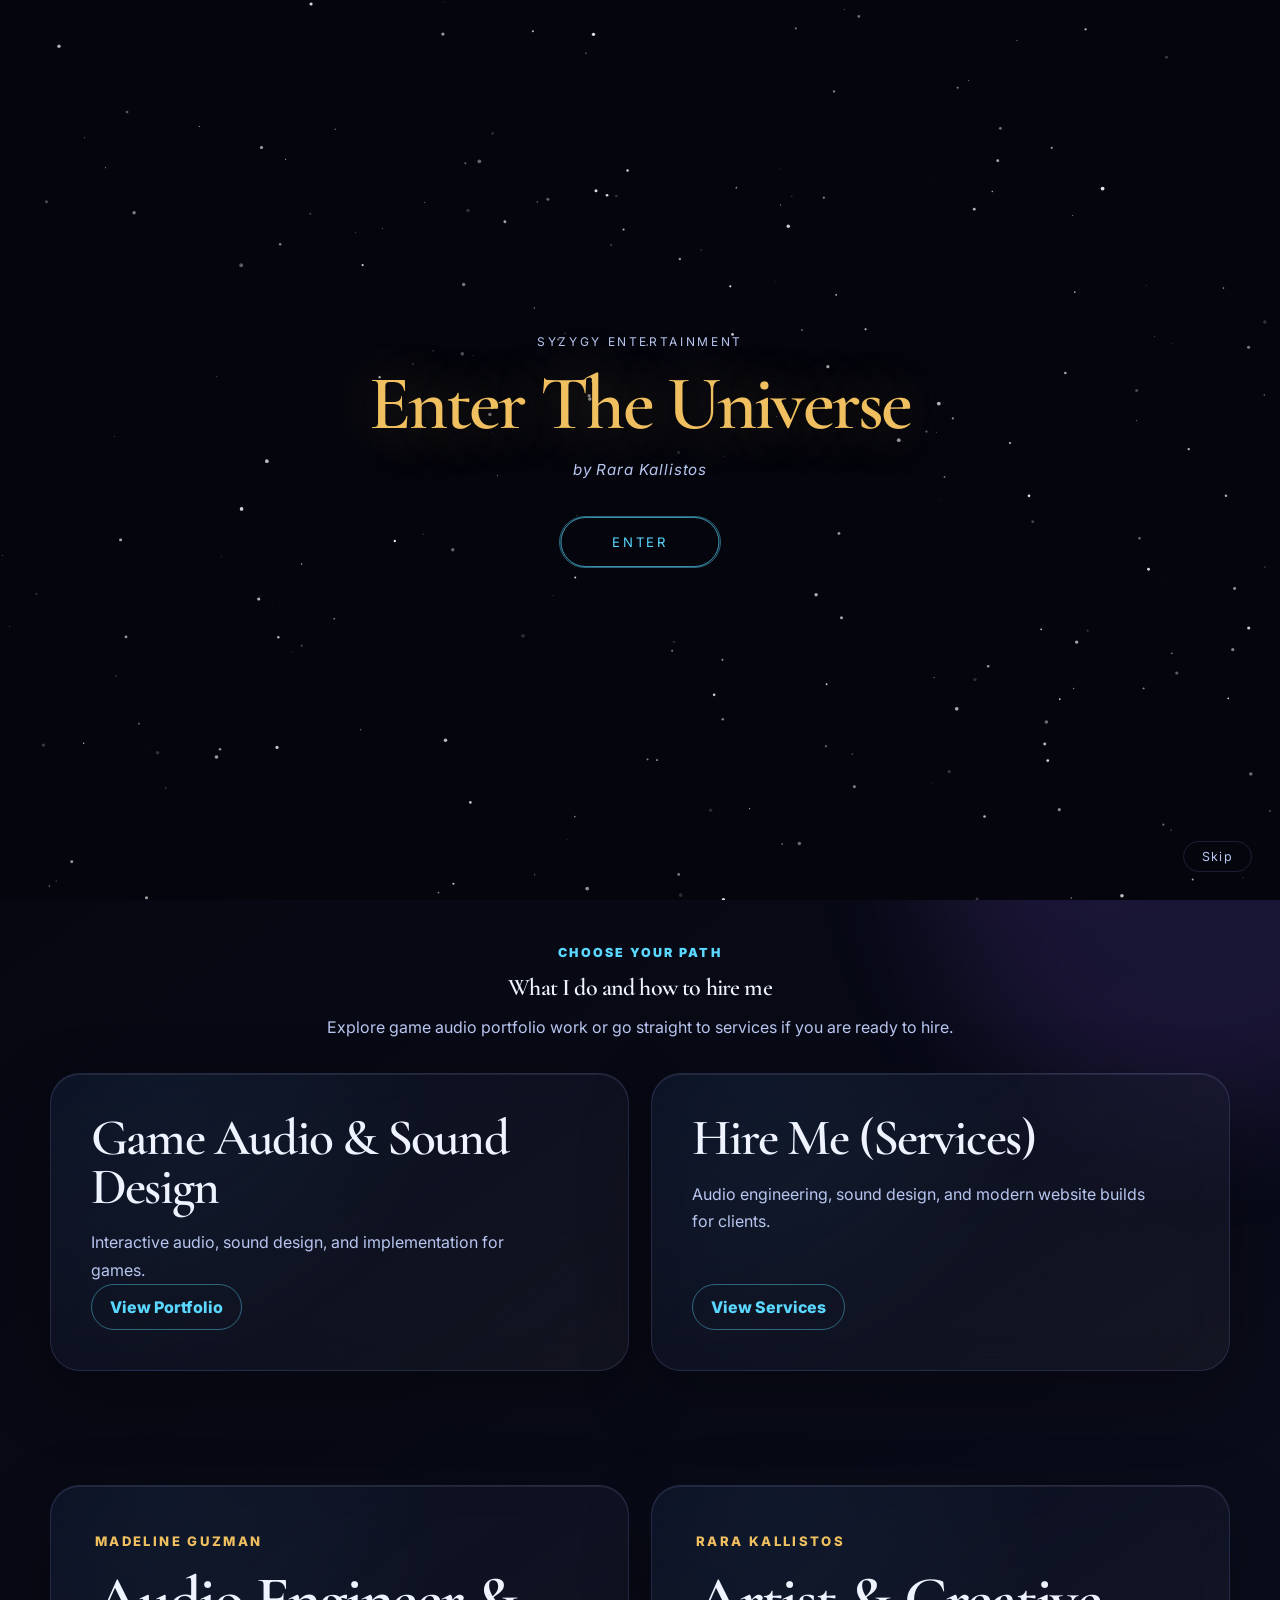
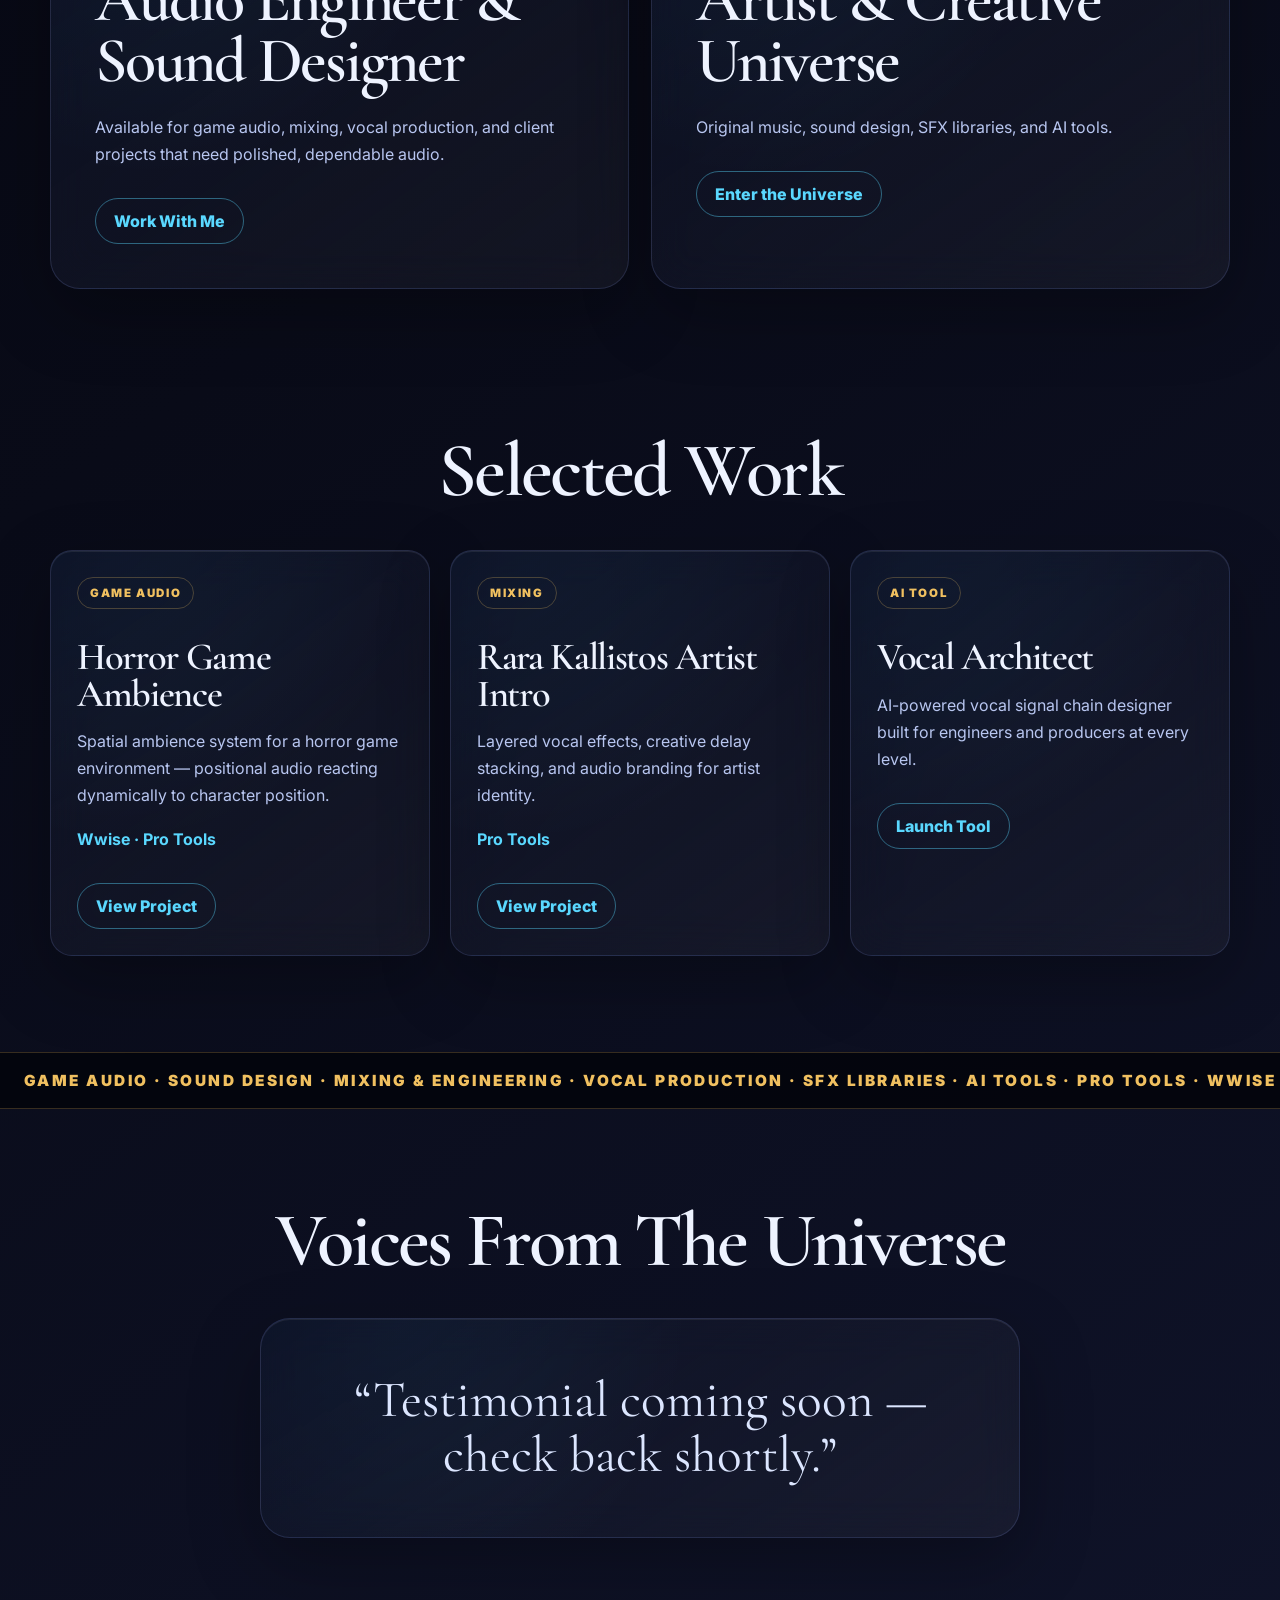
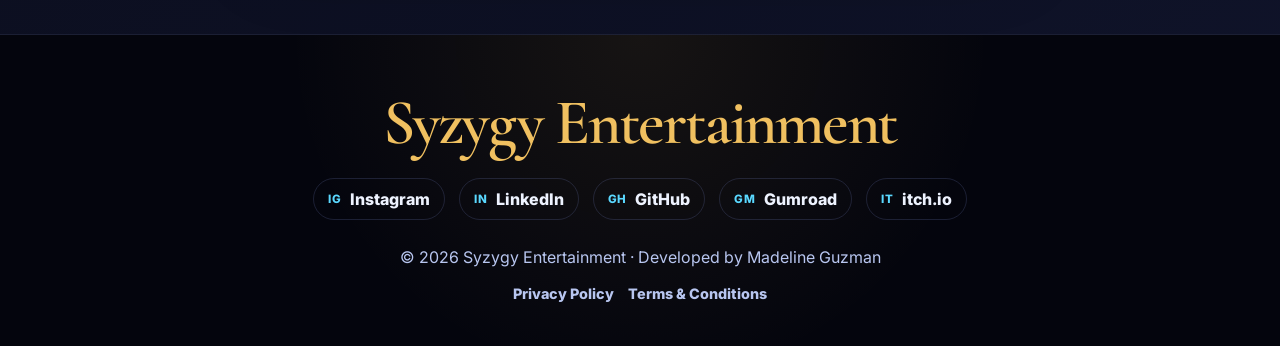
<file: index.html>
<!DOCTYPE html>
<html lang="en">
<head>
  <meta charset="UTF-8">
  <meta name="viewport" content="width=device-width, initial-scale=1.0">
  <title>Home &middot; Syzygy Entertainment</title>
  <meta name="description" content="Syzygy Entertainment is the creative universe of Madeline Guzman, spanning game audio, sound design, mixing, vocal production, SFX libraries, and AI tools.">
  <meta property="og:title" content="Syzygy Entertainment">
  <meta property="og:description" content="Audio engineering, game audio, sound design and AI tools by Madeline Guzman">
  <meta property="og:image" content="assets/img/madeline.jpg">
  <link rel="preconnect" href="https://fonts.googleapis.com">
  <link rel="preconnect" href="https://fonts.gstatic.com" crossorigin>
  <link href="https://fonts.googleapis.com/css2?family=Cormorant+Garamond:wght@500;600;700&family=Inter:wght@400;500;600;700&display=swap" rel="stylesheet">
  <link rel="icon" type="image/svg+xml" href="favicon.svg?v=2">
  <link rel="icon" type="image/png" sizes="32x32" href="favicon-32x32.png?v=2">
  <link rel="icon" type="image/png" sizes="16x16" href="favicon-16x16.png?v=2">
  <link rel="shortcut icon" href="favicon.ico?v=2">
  <link rel="apple-touch-icon" sizes="180x180" href="apple-touch-icon.png?v=2">
  <link rel="stylesheet" href="css/style.css">
</head>
<body class="home-page">
  <nav class="site-nav" id="siteNav">
    <a href="#" class="nav-brand" id="navBrandHome" title="Return to the Universe">
      <span class="nav-brand-main">Syzygy Entertainment</span>
      <span class="nav-brand-sub">"Where Creativity and the Cosmos Align"</span>
    </a>
    <div class="nav-links" id="navLinks">
      <a href="index.html">Home</a>
      <a href="work.html">Work</a>
      <a href="services.html">Services</a>
      <a href="tools.html">Tools</a>
      <a href="about.html">About</a>
      <a href="contact.html">Contact</a>
    </div>
    <button class="nav-burger" id="navBurger" aria-label="Open menu">
      <span></span><span></span><span></span>
    </button>
  </nav>

  <section id="portalGate" aria-label="Site entrance">
    <canvas id="spaceCanvas"></canvas>
    <div class="gate-content">
      <p class="gate-brand">Syzygy Entertainment</p>
      <h1 class="gate-headline">Enter The Universe</h1>
      <p class="gate-sub">by Rara Kallistos</p>
      <button class="gate-enter-btn" id="gateEnterBtn">
        <span>Enter</span>
        <div class="gate-btn-ring"></div>
        <div class="gate-btn-ring gate-btn-ring--delay"></div>
      </button>
    </div>
    <button class="gate-skip" id="gateSkip">Skip</button>
  </section>

  <div class="noise" aria-hidden="true"></div>

  <main>
    <section class="home-hero" aria-labelledby="homeHeroTitle">
      <div class="star-field" aria-hidden="true">
        <span class="star-layer star-layer-one"></span>
        <span class="star-layer star-layer-two"></span>
        <span class="star-layer star-layer-three"></span>
      </div>
      <div class="home-hero-content reveal">
        <h1 id="homeHeroTitle">Syzygy Entertainment</h1>
        <p>Game audio, sound design, mixing, and creative tools by Madeline Guzman.</p>
        <div class="home-hero-actions">
          <a class="cosmic-cta cta-cyan" href="services.html">Hire Madeline</a>
          <a class="cosmic-cta cta-violet" id="enterBtn" href="work.html">Enter the Universe</a>
        </div>
      </div>
    </section>

    <section class="pathways page-shell" aria-labelledby="pathwaysTitle">
      <div class="pathways-header reveal">
        <p class="pathways-kicker">Choose Your Path</p>
        <h2 id="pathwaysTitle" class="reveal">What I do and how to hire me</h2>
        <p class="pathways-support">Explore game audio portfolio work or go straight to services if you are ready to hire.</p>
      </div>
      <div class="pathways-grid">
        <article class="pathway-card reveal">
          <h3 class="reveal">Game Audio &amp; Sound Design</h3>
          <p>Interactive audio, sound design, and implementation for games.</p>
          <a class="identity-button" href="work.html">View Portfolio</a>
        </article>
        <article class="pathway-card reveal">
          <h3 class="reveal">Hire Me (Services)</h3>
          <p>Audio engineering, sound design, and modern website builds for clients.</p>
          <a class="identity-button" href="services.html">View Services</a>
        </article>
      </div>
    </section>

    <section class="identity-section page-shell" id="identitySection" aria-label="Creative identities">
      <article class="identity-card reveal">
        <p class="identity-kicker">Madeline Guzman</p>
        <h2 class="reveal">Audio Engineer &amp; Sound Designer</h2>
        <p>Available for game audio, mixing, vocal production, and client projects that need polished, dependable audio.</p>
        <a class="identity-button" href="services.html">Work With Me</a>
      </article>
      <article class="identity-card reveal">
        <p class="identity-kicker">Rara Kallistos</p>
        <h2 class="reveal">Artist &amp; Creative Universe</h2>
        <p>Original music, sound design, SFX libraries, and AI tools.</p>
        <a class="identity-button" href="work.html">Enter the Universe</a>
      </article>
    </section>

    <section class="featured-work page-shell" aria-labelledby="selectedWorkTitle">
      <h2 id="selectedWorkTitle" class="section-title reveal">Selected Work</h2>
      <div class="featured-work-grid">
        <article class="work-card reveal">
          <span class="work-badge">Game Audio</span>
          <h3 class="reveal">Horror Game Ambience</h3>
          <p>Spatial ambience system for a horror game environment &mdash; positional audio reacting dynamically to character position.</p>
          <p class="work-software">Wwise &middot; Pro Tools</p>
          <a class="work-card-button" href="work.html">View Project</a>
        </article>
        <article class="work-card reveal">
          <span class="work-badge">Mixing</span>
          <h3 class="reveal">Rara Kallistos Artist Intro</h3>
          <p>Layered vocal effects, creative delay stacking, and audio branding for artist identity.</p>
          <p class="work-software">Pro Tools</p>
          <a class="work-card-button" href="work.html">View Project</a>
        </article>
        <article class="work-card reveal">
          <span class="work-badge">AI Tool</span>
          <h3 class="reveal">Vocal Architect</h3>
          <p>AI-powered vocal signal chain designer built for engineers and producers at every level.</p>
          <a class="work-card-button" href="https://tools.syzygyent.com" target="_blank" rel="noopener noreferrer">Launch Tool</a>
        </article>
      </div>
    </section>

    <section class="marquee-strip" aria-label="Syzygy capabilities">
      <div class="marquee-track">
        <span>Game Audio &middot; Sound Design &middot; Mixing &amp; Engineering &middot; Vocal Production &middot; SFX Libraries &middot; AI Tools &middot; Pro Tools &middot; Wwise &middot; Unreal Engine &middot;</span>
        <span>Game Audio &middot; Sound Design &middot; Mixing &amp; Engineering &middot; Vocal Production &middot; SFX Libraries &middot; AI Tools &middot; Pro Tools &middot; Wwise &middot; Unreal Engine &middot;</span>
      </div>
    </section>

    <section class="testimonials page-shell" aria-labelledby="voicesTitle">
      <h2 id="voicesTitle" class="section-title reveal">Voices From The Universe</h2>
      <article class="quote-card reveal">
        <p>&ldquo;Testimonial coming soon &mdash; check back shortly.&rdquo;</p>
      </article>
    </section>
  </main>

  <footer class="site-footer">
    <div class="page-shell">
      <h2 class="reveal">Syzygy Entertainment</h2>
      <div class="social-links" aria-label="Social links">
        <a href="https://na01.safelinks.protection.outlook.com/?url=https%3A%2F%2Fwww.instagram.com%2Frara_kallistos%3Figsh%3DMzVsc3Z3amJibXV1%26utm_source%3Dqr&data=05%7C02%7C%7Cfc2009a834fb496855d708dea1b79e57%7C84df9e7fe9f640afb435aaaaaaaaaaaa%7C1%7C0%7C639126007173911799%7CUnknown%7CTWFpbGZsb3d8eyJFbXB0eU1hcGkiOnRydWUsIlYiOiIwLjAuMDAwMCIsIlAiOiJXaW4zMiIsIkFOIjoiTWFpbCIsIldUIjoyfQ%3D%3D%7C0%7C%7C%7C&sdata=c2PDM%2FJfsnU2lpOen47d7rAMm%2FGScFLcSHlfPLTjZ%2B4%3D&reserved=0" target="_blank" rel="noopener noreferrer"><span>IG</span> Instagram</a>
        <a href="https://www.linkedin.com/in/rarakallistos/?skipRedirect=true" target="_blank" rel="noopener noreferrer"><span>IN</span> LinkedIn</a>
        <a href="https://github.com/MadelineGuzman" target="_blank" rel="noopener noreferrer"><span>GH</span> GitHub</a>
        <a href="https://rarakallistos.gumroad.com/" target="_blank" rel="noopener noreferrer"><span>GM</span> Gumroad</a>
        <a href="https://rarakallistos.itch.io/" target="_blank" rel="noopener noreferrer"><span>IT</span> itch.io</a>
      </div>
      <p>&copy; 2026 Syzygy Entertainment &middot; Developed by Madeline Guzman</p>
      <div class="legal-links">
        <a href="#">Privacy Policy</a>
        <a href="#">Terms &amp; Conditions</a>
      </div>
    </div>
  </footer>

  <script src="js/main.js"></script>
</body>
</html>
</file>
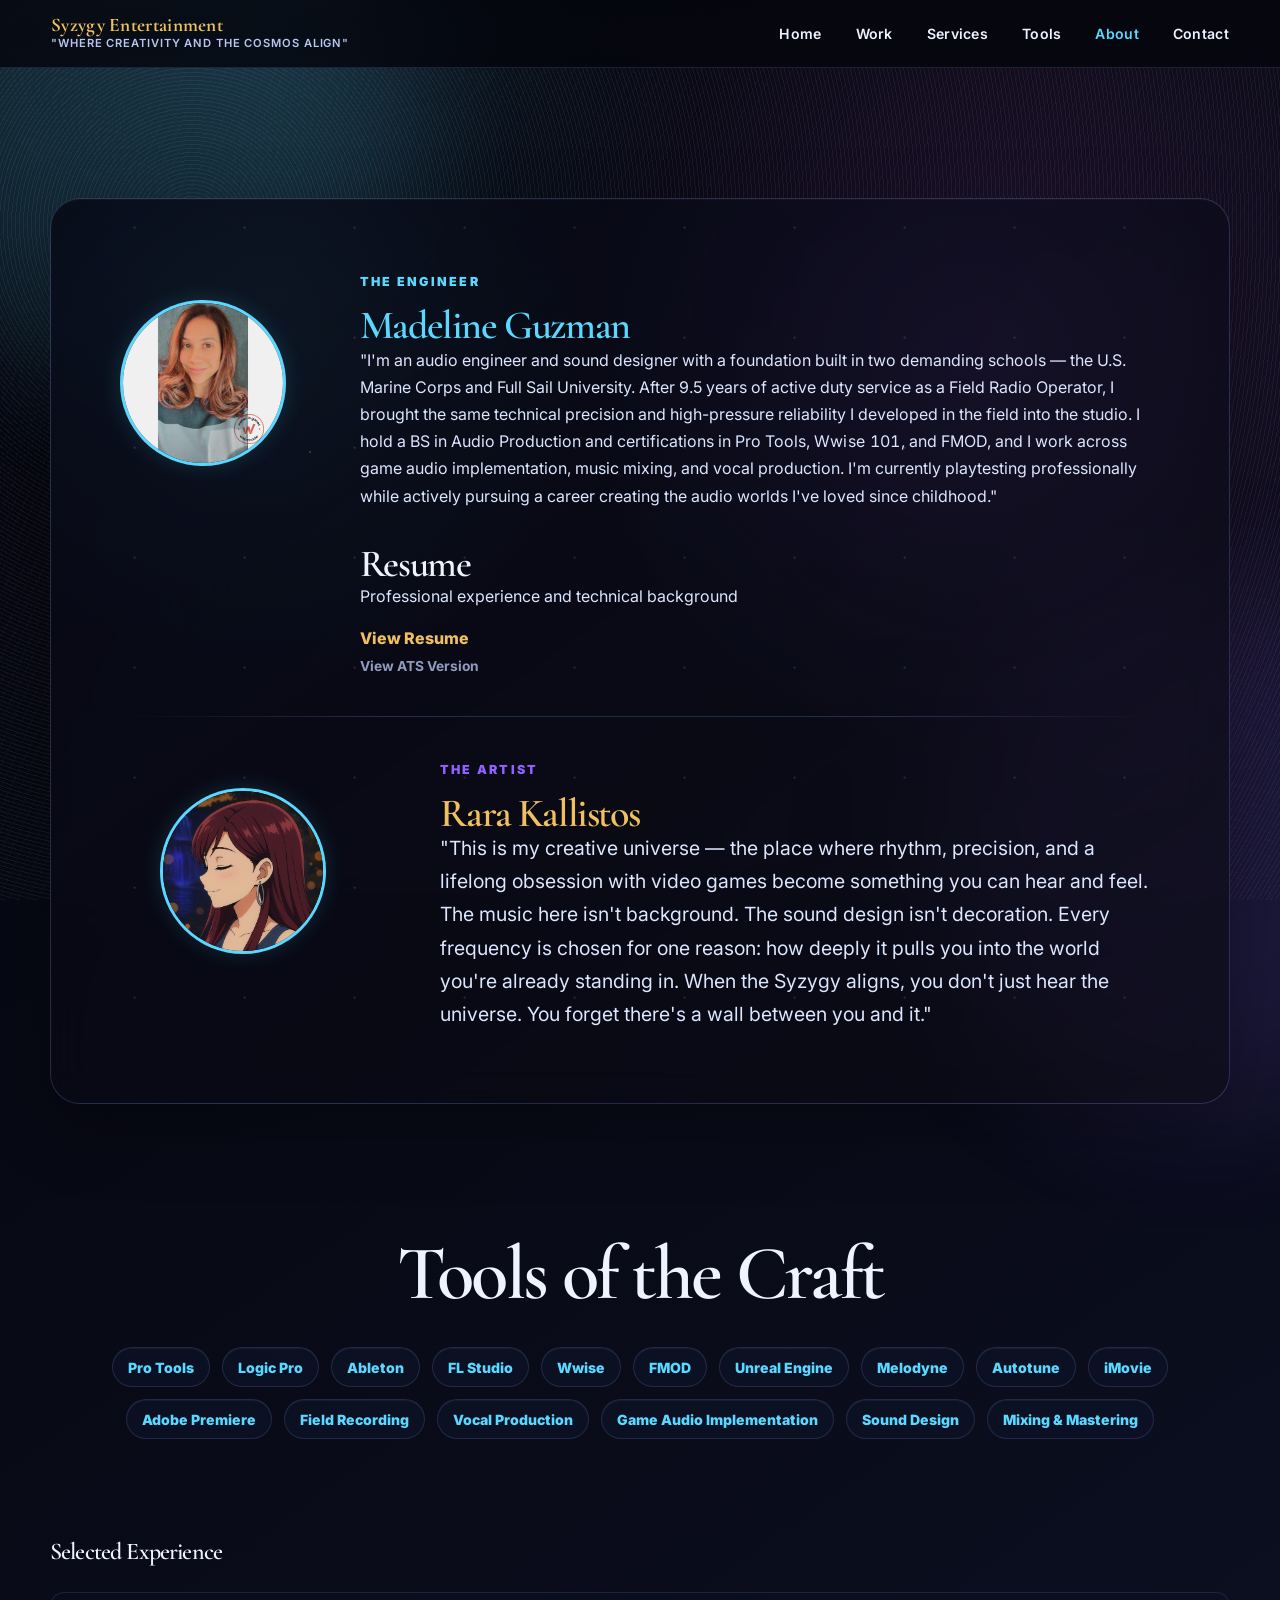
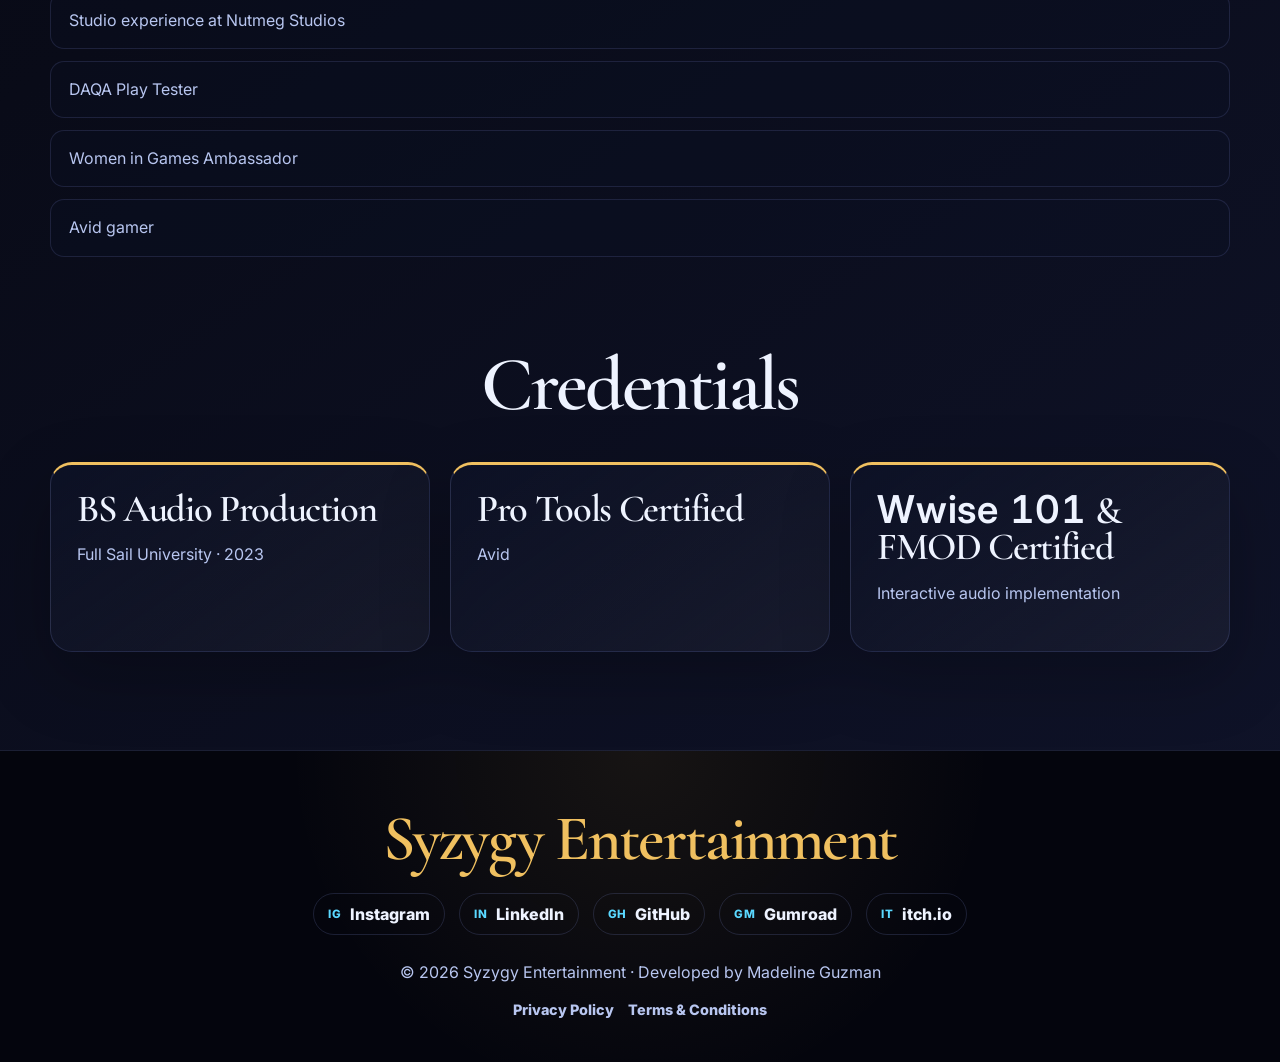
<file: about.html>
<!DOCTYPE html>
<html lang="en">
<head>
  <meta charset="UTF-8">
  <meta name="viewport" content="width=device-width, initial-scale=1.0">
  <title>About &middot; Syzygy Entertainment</title>
  <meta name="description" content="Meet Madeline Guzman, audio engineer and sound designer behind Syzygy Entertainment and the Rara Kallistos creative universe.">
  <link rel="preconnect" href="https://fonts.googleapis.com">
  <link rel="preconnect" href="https://fonts.gstatic.com" crossorigin>
  <link href="https://fonts.googleapis.com/css2?family=Cormorant+Garamond:wght@500;600;700&family=Inter:wght@400;500;600;700&display=swap" rel="stylesheet">
  <link rel="icon" type="image/svg+xml" href="favicon.svg?v=2">
  <link rel="icon" type="image/png" sizes="32x32" href="favicon-32x32.png?v=2">
  <link rel="icon" type="image/png" sizes="16x16" href="favicon-16x16.png?v=2">
  <link rel="shortcut icon" href="favicon.ico?v=2">
  <link rel="apple-touch-icon" sizes="180x180" href="apple-touch-icon.png?v=2">
  <link rel="stylesheet" href="css/style.css">
</head>
<body>
  <nav class="site-nav" id="siteNav">
    <a href="index.html" class="nav-brand">
      <span class="nav-brand-main">Syzygy Entertainment</span>
      <span class="nav-brand-sub">"Where Creativity and the Cosmos Align"</span>
    </a>
    <div class="nav-links" id="navLinks">
      <a href="index.html">Home</a>
      <a href="work.html">Work</a>
      <a href="services.html">Services</a>
      <a href="tools.html">Tools</a>
      <a href="about.html">About</a>
      <a href="contact.html">Contact</a>
    </div>
    <button class="nav-burger" id="navBurger" aria-label="Open menu">
      <span></span><span></span><span></span>
    </button>
  </nav>

  <div class="noise" aria-hidden="true"></div>

  <main>
    <section class="about-identity page-shell">
      <div class="about-identity-inner reveal">
        <div class="about-engineer">
          <div class="about-photo-slot">
            <div class="about-photo-wrap">
              <img src="assets/img/madeline.jpg" alt="Madeline Guzman" class="about-photo">
              <div class="wig-badge" aria-hidden="true">
                <img src="assets/img/wig-ambassador.png" alt="" class="experience-affiliation-logo">
              </div>
            </div>
          </div>
          <div class="about-engineer-copy">
            <p class="about-eyebrow">The Engineer</p>
            <h1>Madeline Guzman</h1>
            <div class="about-paragraph-wrap">
              <p>"I'm an audio engineer and sound designer with a foundation built in two demanding schools &mdash; the U.S. Marine Corps and Full Sail University. After 9.5 years of active duty service as a Field Radio Operator, I brought the same technical precision and high-pressure reliability I developed in the field into the studio. I hold a BS in Audio Production and certifications in Pro Tools, <span class="mono-num">Wwise 101</span>, and FMOD, and I work across game audio implementation, music mixing, and vocal production. I'm currently playtesting professionally while actively pursuing a career creating the audio worlds I've loved since childhood."</p>
            </div>
            <section class="resume-section" aria-labelledby="resumeTitle">
              <h2 id="resumeTitle">Resume</h2>
              <p class="resume-context">Professional experience and technical background</p>
              <div class="resume-link-group">
                <a class="resume-link-primary" href="/assets/resume/Madeline_Guzman_Creative_Resume.pdf" target="_blank" rel="noopener noreferrer">View Resume</a>
              </div>
              <div class="resume-link-group resume-link-group-secondary">
                <a class="resume-link-secondary" href="/assets/resume/Madeline_Guzman_ATS_Resume.pdf" target="_blank" rel="noopener noreferrer">View ATS Version</a>
              </div>
            </section>
          </div>
        </div>

        <div class="about-identity-divider" aria-hidden="true"></div>

        <section class="about-artist-block">
          <figure class="about-artist-photo-wrap">
            <img src="assets/img/anime-me.png" alt="Rara Kallistos portrait" class="about-photo about-artist-photo">
          </figure>
          <div class="about-artist-copy">
            <p class="artist-eyebrow">The Artist</p>
            <h2 class="reveal">Rara Kallistos</h2>
            <div class="about-paragraph-wrap">
              <p>"This is my creative universe &mdash; the place where rhythm, precision, and a lifelong obsession with video games become something you can hear and feel. The music here isn't background. The sound design isn't decoration. Every frequency is chosen for one reason: how deeply it pulls you into the world you're already standing in. When the Syzygy aligns, you don't just hear the universe. You forget there's a wall between you and it."</p>
            </div>
          </div>
        </section>
      </div>
    </section>

    <section class="skills-section page-shell" aria-labelledby="skillsTitle">
      <h2 id="skillsTitle" class="section-title reveal">Tools of the Craft</h2>
      <div class="skills-grid reveal">
        <span>Pro Tools</span>
        <span>Logic Pro</span>
        <span>Ableton</span>
        <span>FL Studio</span>
        <span>Wwise</span>
        <span>FMOD</span>
        <span>Unreal Engine</span>
        <span>Melodyne</span>
        <span>Autotune</span>
        <span>iMovie</span>
        <span>Adobe Premiere</span>
        <span>Field Recording</span>
        <span>Vocal Production</span>
        <span>Game Audio Implementation</span>
        <span>Sound Design</span>
        <span>Mixing &amp; Mastering</span>
      </div>
    </section>

    <section class="experience-section about-experience page-shell" aria-labelledby="experienceTitle">
      <div class="reveal">
        <h2 id="experienceTitle" class="reveal">Selected Experience</h2>
        <div class="experience-list">
          <p>Studio experience at Nutmeg Studios</p>
          <p>DAQA Play Tester</p>
          <p>Women in Games Ambassador</p>
          <p>Avid gamer</p>
        </div>
      </div>
    </section>

    <section class="credentials page-shell" aria-labelledby="credentialsTitle">
      <h2 id="credentialsTitle" class="section-title reveal">Credentials</h2>
      <div class="credentials-grid">
        <article class="credential-card reveal">
          <h3 class="reveal">BS Audio Production</h3>
          <p>Full Sail University &middot; 2023</p>
        </article>
        <article class="credential-card reveal">
          <h3 class="reveal">Pro Tools Certified</h3>
          <p>Avid</p>
        </article>
        <article class="credential-card reveal">
          <h3 class="reveal"><span class="mono-num">Wwise 101</span> &amp; FMOD Certified</h3>
          <p>Interactive audio implementation</p>
        </article>
      </div>
    </section>
  </main>

  <footer class="site-footer">
    <div class="page-shell">
      <h2 class="reveal">Syzygy Entertainment</h2>
      <div class="social-links" aria-label="Social links">
        <a href="https://na01.safelinks.protection.outlook.com/?url=https%3A%2F%2Fwww.instagram.com%2Frara_kallistos%3Figsh%3DMzVsc3Z3amJibXV1%26utm_source%3Dqr&data=05%7C02%7C%7Cfc2009a834fb496855d708dea1b79e57%7C84df9e7fe9f640afb435aaaaaaaaaaaa%7C1%7C0%7C639126007173911799%7CUnknown%7CTWFpbGZsb3d8eyJFbXB0eU1hcGkiOnRydWUsIlYiOiIwLjAuMDAwMCIsIlAiOiJXaW4zMiIsIkFOIjoiTWFpbCIsIldUIjoyfQ%3D%3D%7C0%7C%7C%7C&sdata=c2PDM%2FJfsnU2lpOen47d7rAMm%2FGScFLcSHlfPLTjZ%2B4%3D&reserved=0" target="_blank" rel="noopener noreferrer"><span>IG</span> Instagram</a>
        <a href="https://www.linkedin.com/in/rarakallistos/?skipRedirect=true" target="_blank" rel="noopener noreferrer"><span>IN</span> LinkedIn</a>
        <a href="https://github.com/MadelineGuzman" target="_blank" rel="noopener noreferrer"><span>GH</span> GitHub</a>
        <a href="https://rarakallistos.gumroad.com/" target="_blank" rel="noopener noreferrer"><span>GM</span> Gumroad</a>
        <a href="https://rarakallistos.itch.io/" target="_blank" rel="noopener noreferrer"><span>IT</span> itch.io</a>
      </div>
      <p>&copy; 2026 Syzygy Entertainment &middot; Developed by Madeline Guzman</p>
      <div class="legal-links">
        <a href="#">Privacy Policy</a>
        <a href="#">Terms &amp; Conditions</a>
      </div>
    </div>
  </footer>

  <script src="js/main.js"></script>
</body>
</html>
</file>
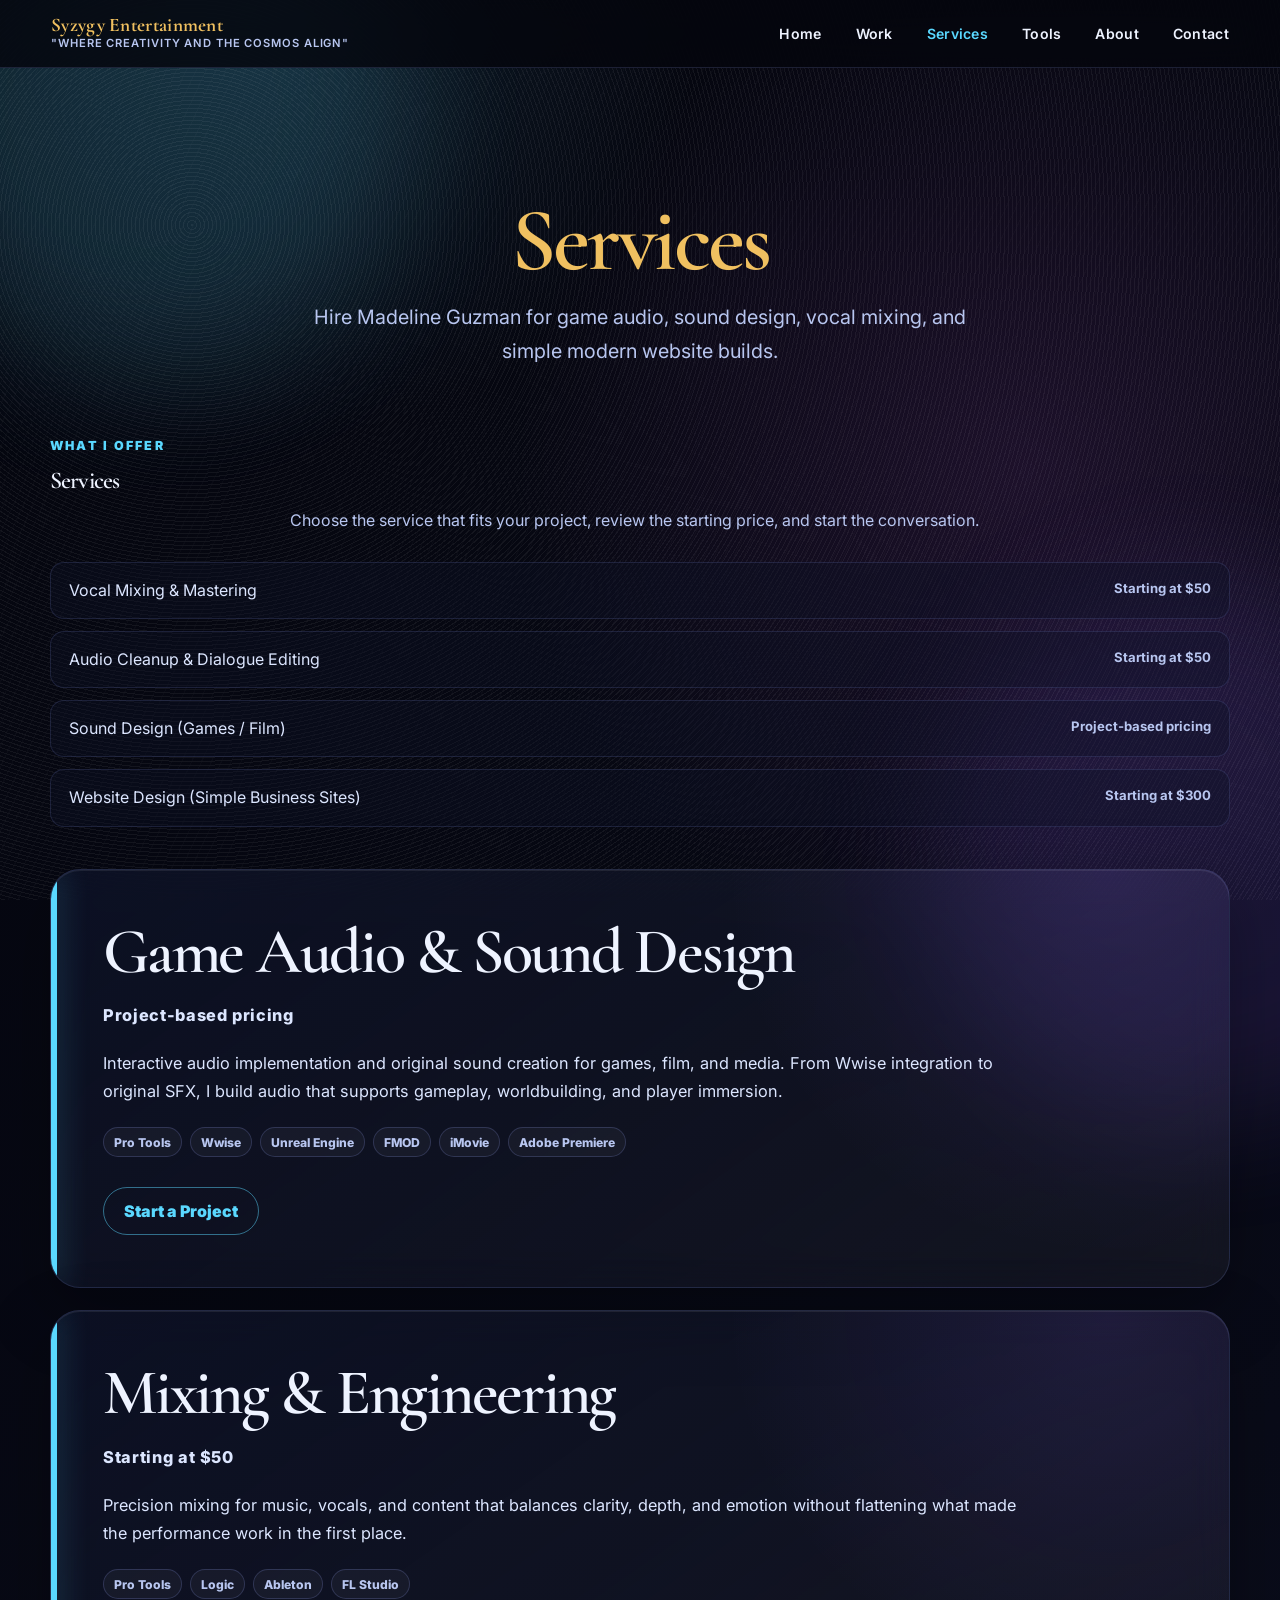
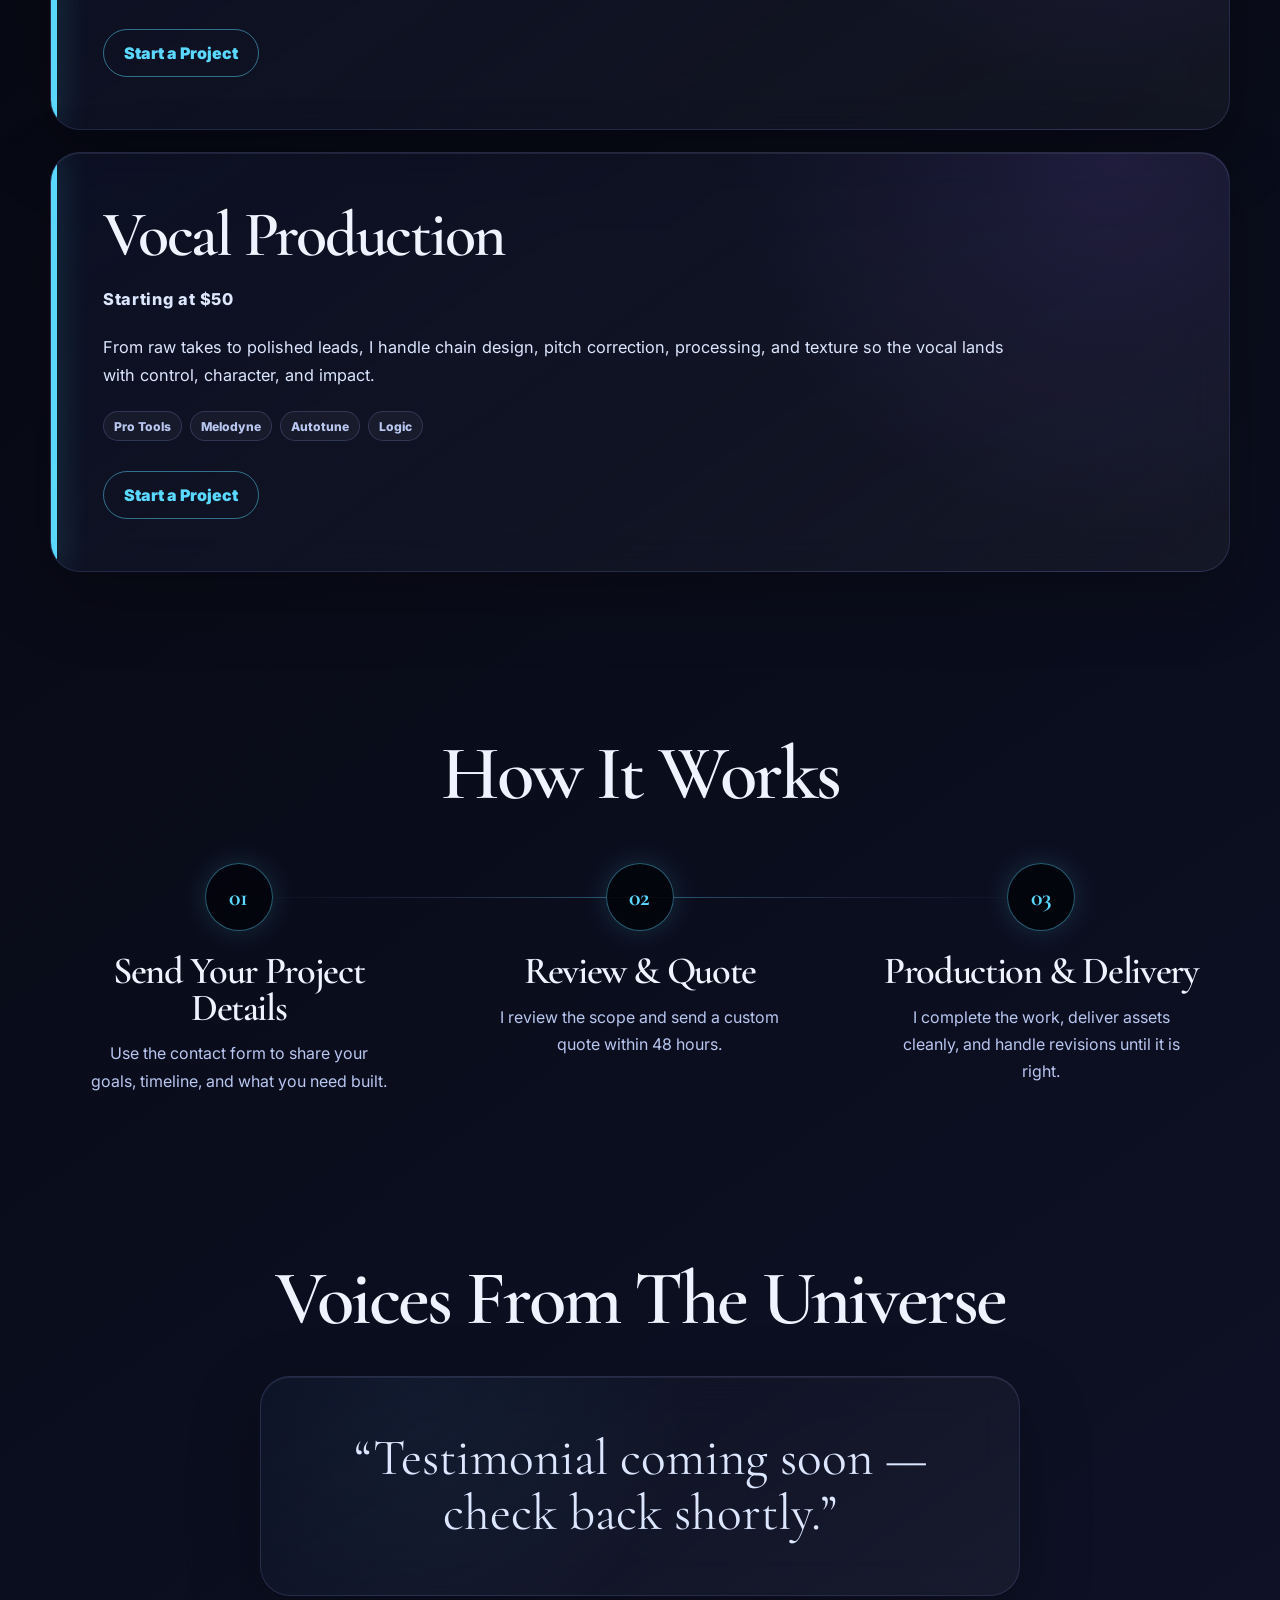
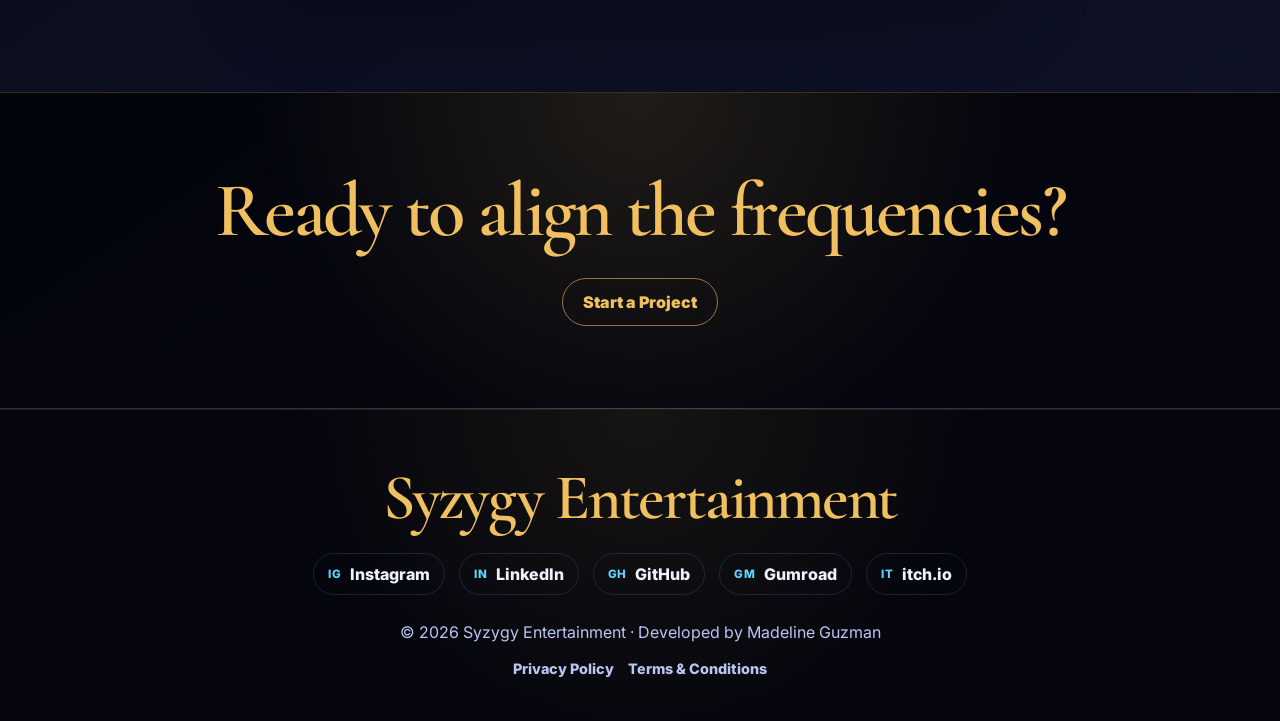
<file: services.html>
<!DOCTYPE html>
<html lang="en">
<head>
  <meta charset="UTF-8">
  <meta name="viewport" content="width=device-width, initial-scale=1.0">
  <title>Services &middot; Syzygy Entertainment</title>
  <meta name="description" content="Hire Madeline Guzman for game audio, sound design, mixing, engineering, and vocal production services.">
  <link rel="preconnect" href="https://fonts.googleapis.com">
  <link rel="preconnect" href="https://fonts.gstatic.com" crossorigin>
  <link href="https://fonts.googleapis.com/css2?family=Cormorant+Garamond:wght@500;600;700&family=Inter:wght@400;500;600;700&display=swap" rel="stylesheet">
  <link rel="icon" type="image/svg+xml" href="favicon.svg?v=2">
  <link rel="icon" type="image/png" sizes="32x32" href="favicon-32x32.png?v=2">
  <link rel="icon" type="image/png" sizes="16x16" href="favicon-16x16.png?v=2">
  <link rel="shortcut icon" href="favicon.ico?v=2">
  <link rel="apple-touch-icon" sizes="180x180" href="apple-touch-icon.png?v=2">
  <link rel="stylesheet" href="css/style.css">
</head>
<body>
  <nav class="site-nav" id="siteNav">
    <a href="index.html" class="nav-brand">
      <span class="nav-brand-main">Syzygy Entertainment</span>
      <span class="nav-brand-sub">"Where Creativity and the Cosmos Align"</span>
    </a>
    <div class="nav-links" id="navLinks">
      <a href="index.html">Home</a>
      <a href="work.html">Work</a>
      <a href="services.html">Services</a>
      <a href="tools.html">Tools</a>
      <a href="about.html">About</a>
      <a href="contact.html">Contact</a>
    </div>
    <button class="nav-burger" id="navBurger" aria-label="Open menu">
      <span></span><span></span><span></span>
    </button>
  </nav>

  <div class="noise" aria-hidden="true"></div>

  <main>
    <section class="services-hero page-shell">
      <div class="reveal">
        <h1>Services</h1>
        <p>Hire Madeline Guzman for game audio, sound design, vocal mixing, and simple modern website builds.</p>
      </div>
    </section>

    <section class="services-intro page-shell" aria-labelledby="servicesTitle">
      <div class="reveal">
        <p class="services-kicker">What I Offer</p>
        <h2 id="servicesTitle" class="reveal">Services</h2>
        <p class="services-support">Choose the service that fits your project, review the starting price, and start the conversation.</p>
        <div class="service-overview-list" aria-label="Service list">
          <p>Vocal Mixing &amp; Mastering <span>Starting at $50</span></p>
          <p>Audio Cleanup &amp; Dialogue Editing <span>Starting at $50</span></p>
          <p>Sound Design (Games / Film) <span>Project-based pricing</span></p>
          <p>Website Design (Simple Business Sites) <span>Starting at $300</span></p>
        </div>
      </div>
    </section>

    <section class="services-list page-shell" aria-label="Services">
      <article class="service-card reveal">
        <div class="service-card-content">
          <h2 class="reveal">Game Audio &amp; Sound Design</h2>
          <p class="service-price">Project-based pricing</p>
          <p>Interactive audio implementation and original sound creation for games, film, and media. From Wwise integration to original SFX, I build audio that supports gameplay, worldbuilding, and player immersion.</p>
          <div class="software-tags" aria-label="Software">
            <span>Pro Tools</span>
            <span>Wwise</span>
            <span>Unreal Engine</span>
            <span>FMOD</span>
            <span>iMovie</span>
            <span>Adobe Premiere</span>
          </div>
          <a class="service-button" href="contact.html">Start a Project</a>
        </div>
      </article>

      <article class="service-card reveal">
        <div class="service-card-content">
          <h2 class="reveal">Mixing &amp; Engineering</h2>
          <p class="service-price">Starting at $50</p>
          <p>Precision mixing for music, vocals, and content that balances clarity, depth, and emotion without flattening what made the performance work in the first place.</p>
          <div class="software-tags" aria-label="Software">
            <span>Pro Tools</span>
            <span>Logic</span>
            <span>Ableton</span>
            <span>FL Studio</span>
          </div>
          <a class="service-button" href="contact.html">Start a Project</a>
        </div>
      </article>

      <article class="service-card reveal">
        <div class="service-card-content">
          <h2 class="reveal">Vocal Production</h2>
          <p class="service-price">Starting at $50</p>
          <p>From raw takes to polished leads, I handle chain design, pitch correction, processing, and texture so the vocal lands with control, character, and impact.</p>
          <div class="software-tags" aria-label="Software">
            <span>Pro Tools</span>
            <span>Melodyne</span>
            <span>Autotune</span>
            <span>Logic</span>
          </div>
          <a class="service-button" href="contact.html">Start a Project</a>
        </div>
      </article>
    </section>

    <section class="process-section page-shell" aria-labelledby="processTitle">
      <h2 id="processTitle" class="section-title reveal">How It Works</h2>
      <div class="process-steps">
        <article class="process-step reveal">
          <span>01</span>
          <h3 class="reveal">Send Your Project Details</h3>
          <p>Use the contact form to share your goals, timeline, and what you need built.</p>
        </article>
        <article class="process-step reveal">
          <span>02</span>
          <h3 class="reveal">Review &amp; Quote</h3>
          <p>I review the scope and send a custom quote within 48 hours.</p>
        </article>
        <article class="process-step reveal">
          <span>03</span>
          <h3 class="reveal">Production &amp; Delivery</h3>
          <p>I complete the work, deliver assets cleanly, and handle revisions until it is right.</p>
        </article>
      </div>
    </section>

    <section class="testimonials page-shell" aria-labelledby="serviceVoicesTitle">
      <h2 id="serviceVoicesTitle" class="section-title reveal">Voices From The Universe</h2>
      <article class="quote-card reveal">
        <p>&ldquo;Testimonial coming soon — check back shortly.&rdquo;</p>
      </article>
    </section>

    <section class="services-cta">
      <div class="page-shell reveal">
        <h2 class="reveal">Ready to align the frequencies?</h2>
        <a class="gold-cta" href="contact.html">Start a Project</a>
      </div>
    </section>
  </main>

  <footer class="site-footer">
    <div class="page-shell">
      <h2 class="reveal">Syzygy Entertainment</h2>
      <div class="social-links" aria-label="Social links">
        <a href="https://na01.safelinks.protection.outlook.com/?url=https%3A%2F%2Fwww.instagram.com%2Frara_kallistos%3Figsh%3DMzVsc3Z3amJibXV1%26utm_source%3Dqr&data=05%7C02%7C%7Cfc2009a834fb496855d708dea1b79e57%7C84df9e7fe9f640afb435aaaaaaaaaaaa%7C1%7C0%7C639126007173911799%7CUnknown%7CTWFpbGZsb3d8eyJFbXB0eU1hcGkiOnRydWUsIlYiOiIwLjAuMDAwMCIsIlAiOiJXaW4zMiIsIkFOIjoiTWFpbCIsIldUIjoyfQ%3D%3D%7C0%7C%7C%7C&sdata=c2PDM%2FJfsnU2lpOen47d7rAMm%2FGScFLcSHlfPLTjZ%2B4%3D&reserved=0" target="_blank" rel="noopener noreferrer"><span>IG</span> Instagram</a>
        <a href="https://www.linkedin.com/in/rarakallistos/?skipRedirect=true" target="_blank" rel="noopener noreferrer"><span>IN</span> LinkedIn</a>
        <a href="https://github.com/MadelineGuzman" target="_blank" rel="noopener noreferrer"><span>GH</span> GitHub</a>
        <a href="https://rarakallistos.gumroad.com/" target="_blank" rel="noopener noreferrer"><span>GM</span> Gumroad</a>
        <a href="https://rarakallistos.itch.io/" target="_blank" rel="noopener noreferrer"><span>IT</span> itch.io</a>
      </div>
      <p>© 2026 Syzygy Entertainment · Developed by Madeline Guzman</p>
      <div class="legal-links">
        <a href="#">Privacy Policy</a>
        <a href="#">Terms &amp; Conditions</a>
      </div>
    </div>
  </footer>

  <script src="js/main.js"></script>
</body>
</html>
</file>
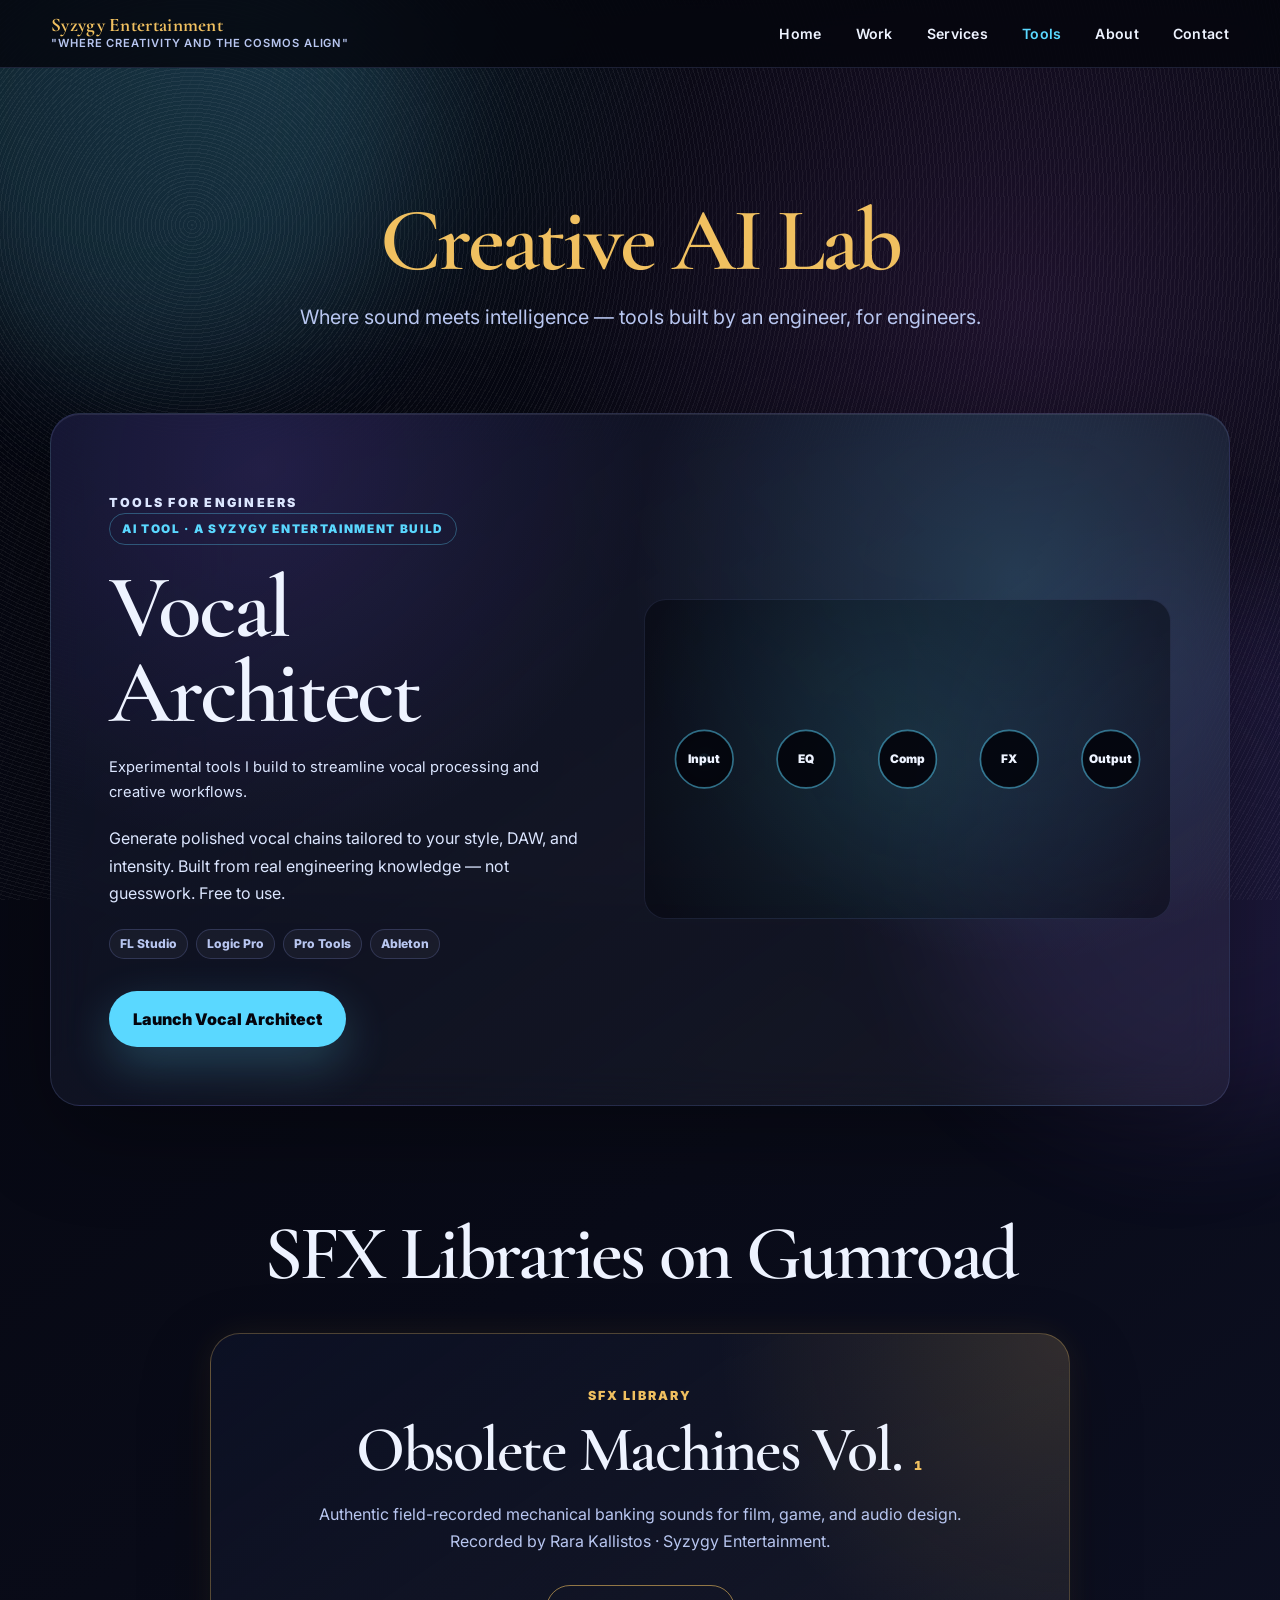
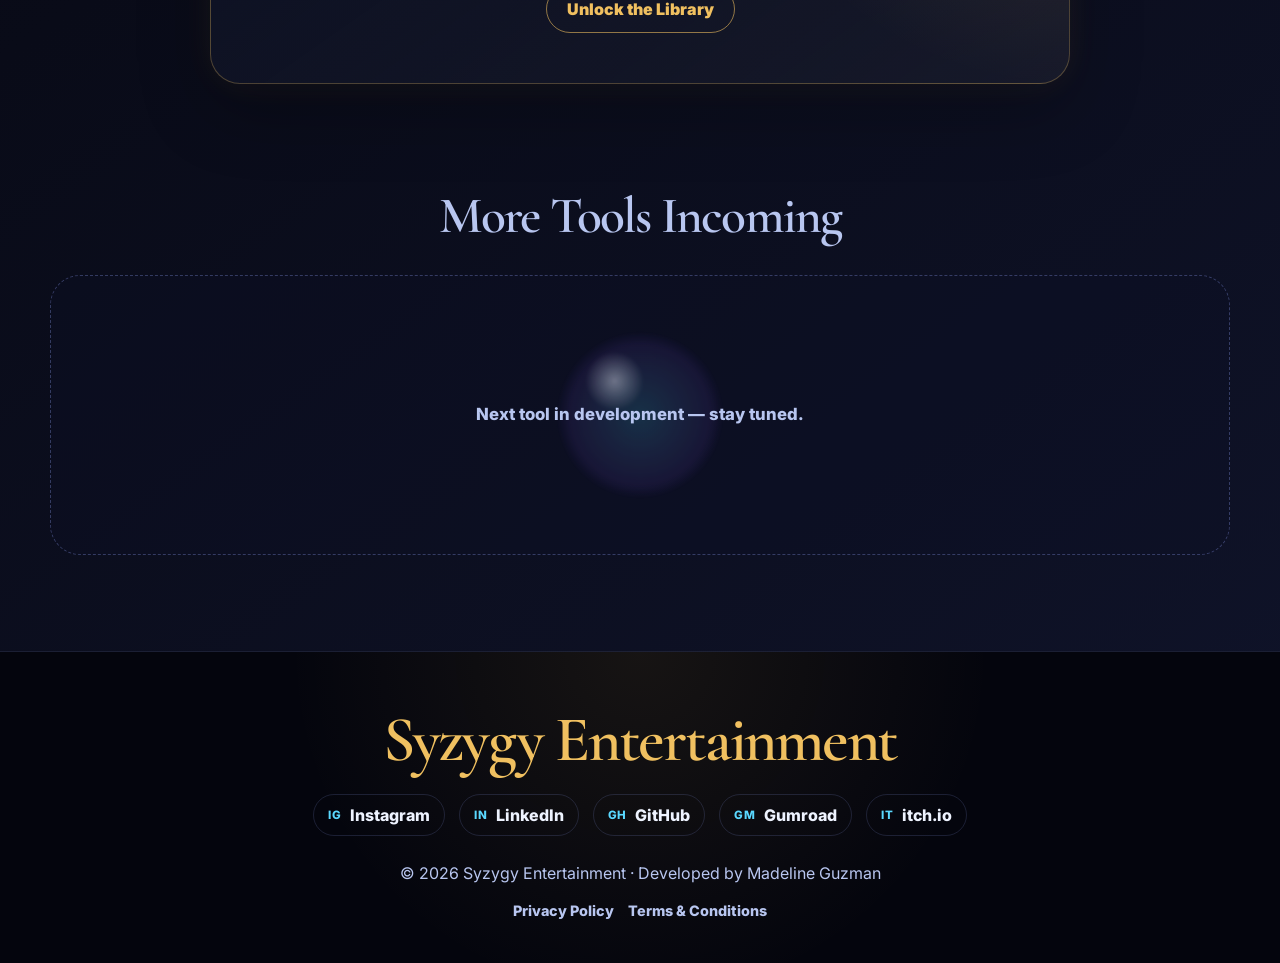
<file: tools.html>
<!DOCTYPE html>
<html lang="en">
<head>
  <meta charset="UTF-8">
  <meta name="viewport" content="width=device-width, initial-scale=1.0">
  <title>Tools &middot; Syzygy Entertainment</title>
  <meta name="description" content="Discover Syzygy Entertainment tools including Vocal Architect, SFX libraries, and upcoming creative audio utilities.">
  <link rel="preconnect" href="https://fonts.googleapis.com">
  <link rel="preconnect" href="https://fonts.gstatic.com" crossorigin>
  <link href="https://fonts.googleapis.com/css2?family=Cormorant+Garamond:wght@500;600;700&family=Inter:wght@400;500;600;700&display=swap" rel="stylesheet">
  <link rel="icon" type="image/svg+xml" href="favicon.svg?v=2">
  <link rel="icon" type="image/png" sizes="32x32" href="favicon-32x32.png?v=2">
  <link rel="icon" type="image/png" sizes="16x16" href="favicon-16x16.png?v=2">
  <link rel="shortcut icon" href="favicon.ico?v=2">
  <link rel="apple-touch-icon" sizes="180x180" href="apple-touch-icon.png?v=2">
  <link rel="stylesheet" href="css/style.css">
</head>
<body>
  <nav class="site-nav" id="siteNav">
    <a href="index.html" class="nav-brand">
      <span class="nav-brand-main">Syzygy Entertainment</span>
      <span class="nav-brand-sub">"Where Creativity and the Cosmos Align"</span>
    </a>
    <div class="nav-links" id="navLinks">
      <a href="index.html">Home</a>
      <a href="work.html">Work</a>
      <a href="services.html">Services</a>
      <a href="tools.html">Tools</a>
      <a href="about.html">About</a>
      <a href="contact.html">Contact</a>
    </div>
    <button class="nav-burger" id="navBurger" aria-label="Open menu">
      <span></span><span></span><span></span>
    </button>
  </nav>

  <div class="noise" aria-hidden="true"></div>

  <main>
    <section class="tools-hero page-shell">
      <div class="reveal">
        <h1>Creative AI Lab</h1>
        <p>Where sound meets intelligence — tools built by an engineer, for engineers.</p>
      </div>
    </section>

    <section class="ai-feature page-shell" aria-label="Vocal Architect">
      <article class="ai-feature-card reveal">
        <div class="ai-feature-copy">
          <p class="tools-kicker">Tools for Engineers</p>
          <span class="ai-badge">AI Tool · A Syzygy Entertainment Build</span>
          <h2 class="reveal">Vocal Architect</h2>
          <p class="tools-support">Experimental tools I build to streamline vocal processing and creative workflows.</p>
          <p>Generate polished vocal chains tailored to your style, DAW, and intensity. Built from real engineering knowledge — not guesswork. Free to use.</p>
          <div class="software-tags" aria-label="Supported DAWs">
            <span>FL Studio</span>
            <span>Logic Pro</span>
            <span>Pro Tools</span>
            <span>Ableton</span>
          </div>
          <a class="launch-tool-button" href="https://madelineguzman.github.io/AI-Vocal-Architect/">Launch Vocal Architect</a>
        </div>
        <div class="signal-diagram" aria-label="Animated signal chain diagram">
          <svg viewBox="0 0 620 220" role="img">
            <title>Input to output vocal chain</title>
            <defs>
              <linearGradient id="signalGradient" x1="0%" y1="0%" x2="100%" y2="0%">
                <stop offset="0%" stop-color="#5ad8ff"></stop>
                <stop offset="55%" stop-color="#8f62ff"></stop>
                <stop offset="100%" stop-color="#f0c060"></stop>
              </linearGradient>
            </defs>
            <path class="signal-path" d="M70 110 H550"></path>
            <circle class="flow-dot" r="7"></circle>
            <g class="chain-node" transform="translate(70 110)">
              <circle r="34"></circle>
              <text y="5">Input</text>
            </g>
            <g class="chain-node" transform="translate(190 110)">
              <circle r="34"></circle>
              <text y="5">EQ</text>
            </g>
            <g class="chain-node" transform="translate(310 110)">
              <circle r="34"></circle>
              <text y="5">Comp</text>
            </g>
            <g class="chain-node" transform="translate(430 110)">
              <circle r="34"></circle>
              <text y="5">FX</text>
            </g>
            <g class="chain-node" transform="translate(550 110)">
              <circle r="34"></circle>
              <text y="5">Output</text>
            </g>
          </svg>
        </div>
      </article>
    </section>

    <section class="sfx-libraries page-shell" aria-labelledby="sfxTitle">
      <h2 id="sfxTitle" class="section-title reveal">SFX Libraries on Gumroad</h2>
      <article class="sfx-card reveal">
        <span>SFX Library</span>
        <h3 class="reveal">Obsolete Machines Vol. <span class="mono-num">1</span></h3>
        <p>Authentic field-recorded mechanical banking sounds for film, game, and audio design. Recorded by Rara Kallistos · Syzygy Entertainment.</p>
        <a class="gold-cta" href="#">Unlock the Library</a>
      </article>
    </section>

    <section class="coming-soon page-shell" aria-labelledby="comingSoonTitle">
      <h2 id="comingSoonTitle" class="reveal">More Tools Incoming</h2>
      <article class="coming-soon-card reveal">
        <div class="empty-orb" aria-hidden="true"></div>
        <p>Next tool in development — stay tuned.</p>
      </article>
    </section>
  </main>

  <footer class="site-footer">
    <div class="page-shell">
      <h2 class="reveal">Syzygy Entertainment</h2>
      <div class="social-links" aria-label="Social links">
        <a href="https://na01.safelinks.protection.outlook.com/?url=https%3A%2F%2Fwww.instagram.com%2Frara_kallistos%3Figsh%3DMzVsc3Z3amJibXV1%26utm_source%3Dqr&data=05%7C02%7C%7Cfc2009a834fb496855d708dea1b79e57%7C84df9e7fe9f640afb435aaaaaaaaaaaa%7C1%7C0%7C639126007173911799%7CUnknown%7CTWFpbGZsb3d8eyJFbXB0eU1hcGkiOnRydWUsIlYiOiIwLjAuMDAwMCIsIlAiOiJXaW4zMiIsIkFOIjoiTWFpbCIsIldUIjoyfQ%3D%3D%7C0%7C%7C%7C&sdata=c2PDM%2FJfsnU2lpOen47d7rAMm%2FGScFLcSHlfPLTjZ%2B4%3D&reserved=0" target="_blank" rel="noopener noreferrer"><span>IG</span> Instagram</a>
        <a href="https://www.linkedin.com/in/rarakallistos/?skipRedirect=true" target="_blank" rel="noopener noreferrer"><span>IN</span> LinkedIn</a>
        <a href="https://github.com/MadelineGuzman" target="_blank" rel="noopener noreferrer"><span>GH</span> GitHub</a>
        <a href="https://rarakallistos.gumroad.com/" target="_blank" rel="noopener noreferrer"><span>GM</span> Gumroad</a>
        <a href="https://rarakallistos.itch.io/" target="_blank" rel="noopener noreferrer"><span>IT</span> itch.io</a>
      </div>
      <p>© 2026 Syzygy Entertainment · Developed by Madeline Guzman</p>
      <div class="legal-links">
        <a href="#">Privacy Policy</a>
        <a href="#">Terms &amp; Conditions</a>
      </div>
    </div>
  </footer>

  <script src="js/main.js"></script>
</body>
</html>
</file>
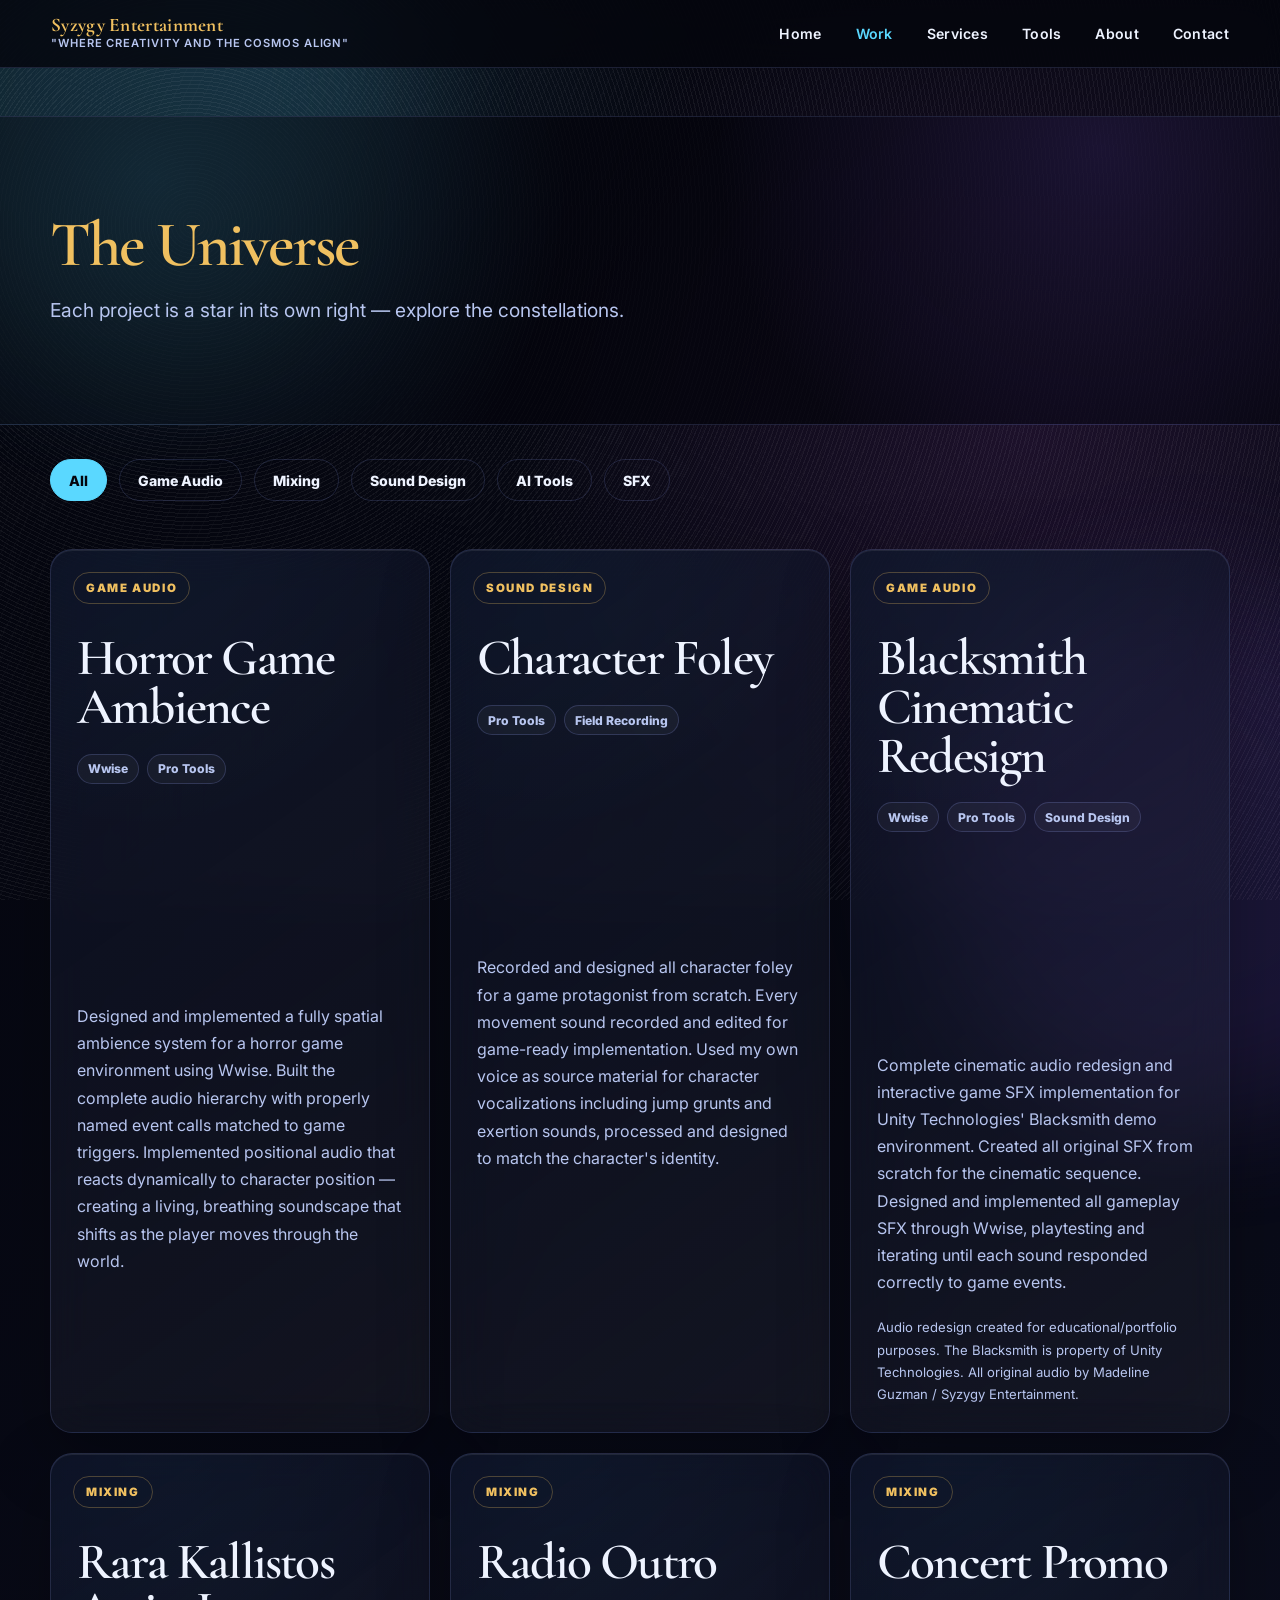
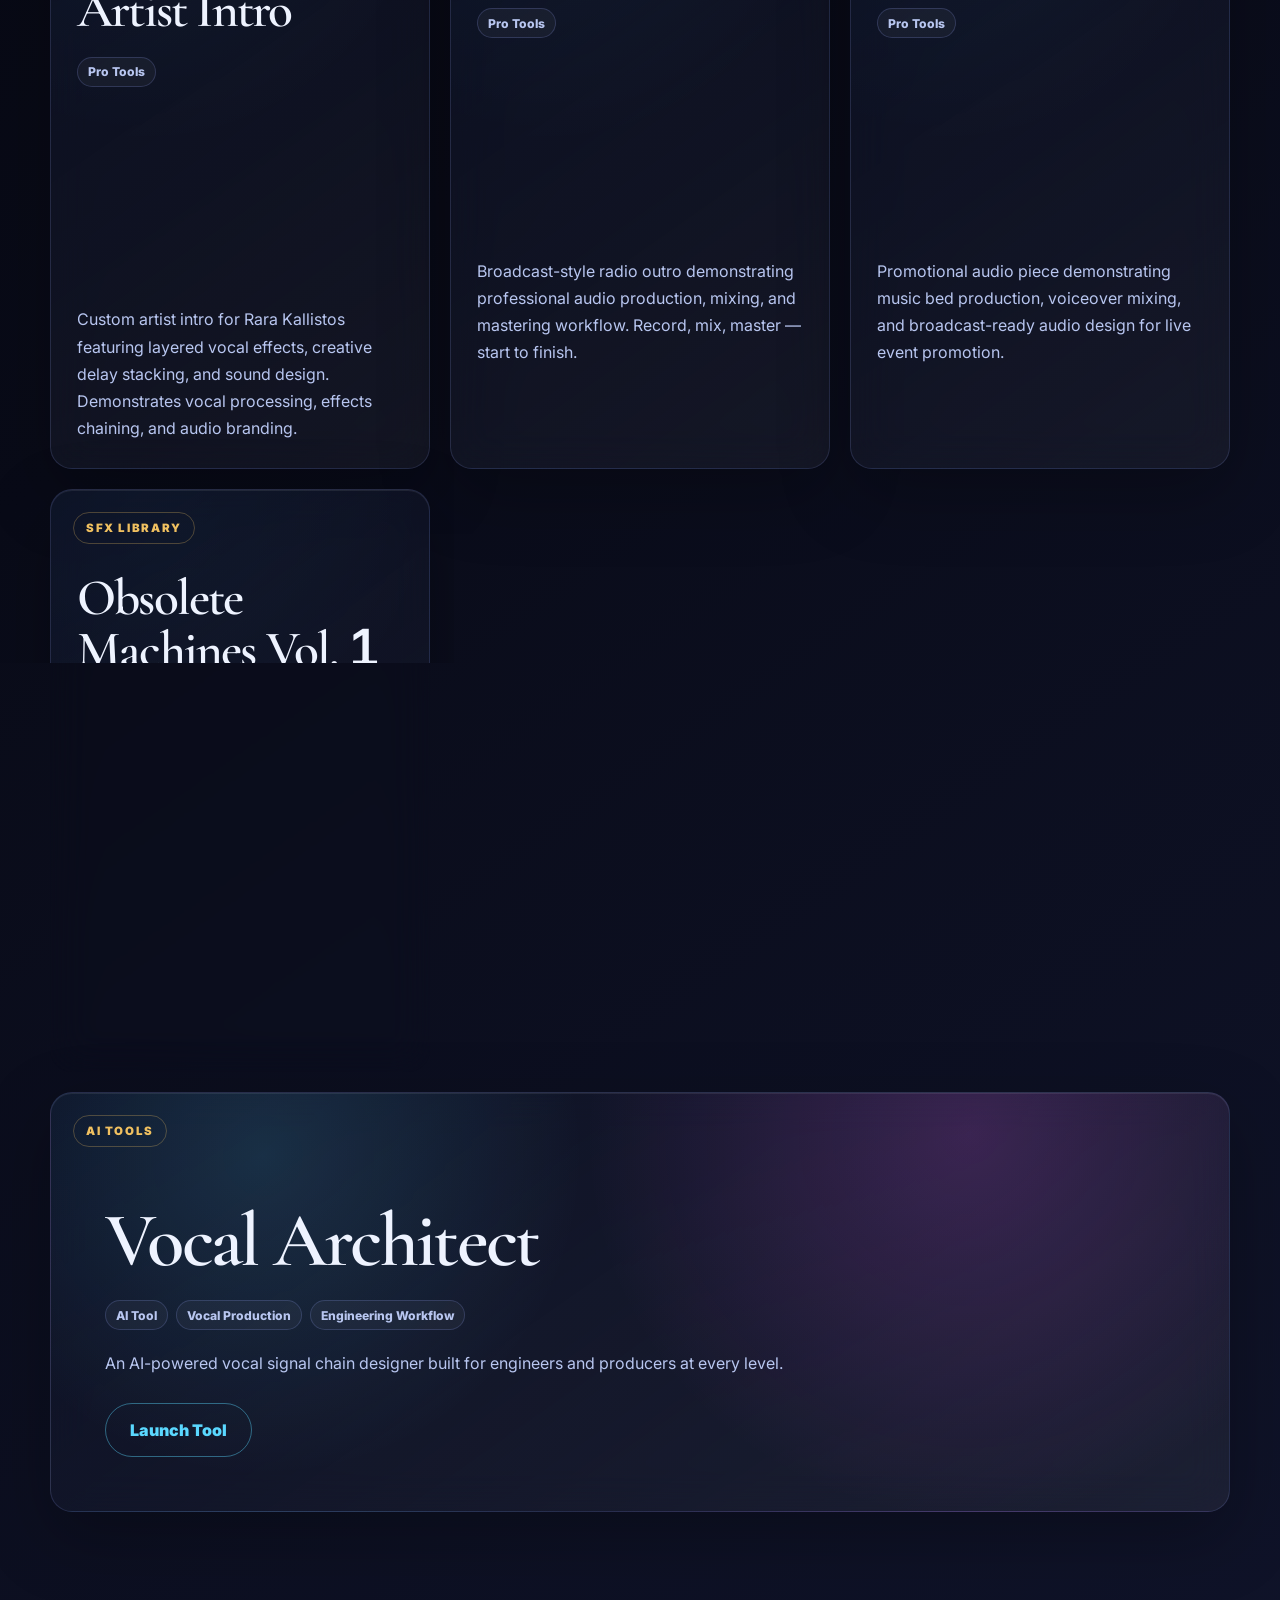
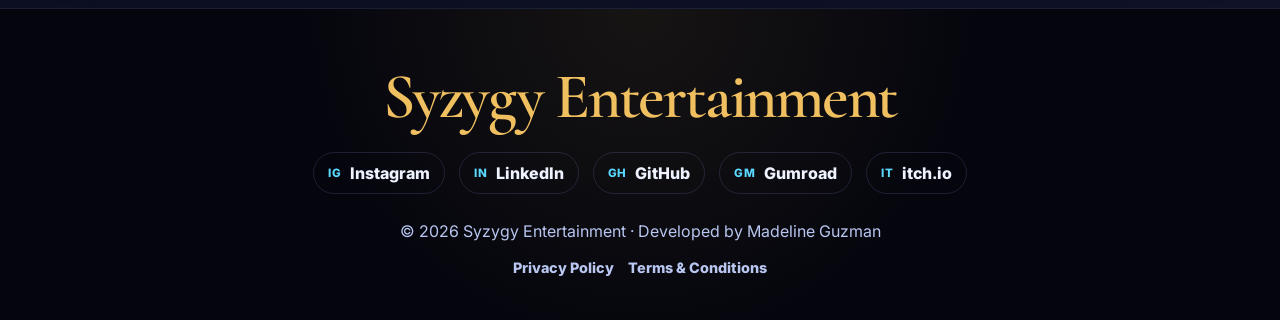
<file: work.html>
<!DOCTYPE html>
<html lang="en">
<head>
  <meta charset="UTF-8">
  <meta name="viewport" content="width=device-width, initial-scale=1.0">
  <title>Work &middot; Syzygy Entertainment</title>
  <meta name="description" content="Explore selected Syzygy Entertainment projects across game audio, mixing, sound design, SFX libraries, and creative AI tools.">
  <link rel="preconnect" href="https://fonts.googleapis.com">
  <link rel="preconnect" href="https://fonts.gstatic.com" crossorigin>
  <link href="https://fonts.googleapis.com/css2?family=Cormorant+Garamond:wght@500;600;700&family=Inter:wght@400;500;600;700&display=swap" rel="stylesheet">
  <link rel="icon" type="image/svg+xml" href="favicon.svg?v=2">
  <link rel="icon" type="image/png" sizes="32x32" href="favicon-32x32.png?v=2">
  <link rel="icon" type="image/png" sizes="16x16" href="favicon-16x16.png?v=2">
  <link rel="shortcut icon" href="favicon.ico?v=2">
  <link rel="apple-touch-icon" sizes="180x180" href="apple-touch-icon.png?v=2">
  <link rel="stylesheet" href="css/style.css">
</head>
<body>
  <nav class="site-nav" id="siteNav">
    <a href="index.html" class="nav-brand">
      <span class="nav-brand-main">Syzygy Entertainment</span>
      <span class="nav-brand-sub">"Where Creativity and the Cosmos Align"</span>
    </a>
    <div class="nav-links" id="navLinks">
      <a href="index.html">Home</a>
      <a href="work.html">Work</a>
      <a href="services.html">Services</a>
      <a href="tools.html">Tools</a>
      <a href="about.html">About</a>
      <a href="contact.html">Contact</a>
    </div>
    <button class="nav-burger" id="navBurger" aria-label="Open menu">
      <span></span><span></span><span></span>
    </button>
  </nav>

  <div class="noise" aria-hidden="true"></div>

  <main>
    <section class="work-page-hero">
      <div class="page-shell reveal">
        <h1>The Universe</h1>
        <p>Each project is a star in its own right — explore the constellations.</p>
      </div>
    </section>

    <section class="work-filters page-shell" aria-label="Project filters">
      <button class="filter-tab active" type="button" data-filter="all">All</button>
      <button class="filter-tab" type="button" data-filter="game-audio">Game Audio</button>
      <button class="filter-tab" type="button" data-filter="mixing">Mixing</button>
      <button class="filter-tab" type="button" data-filter="sound-design">Sound Design</button>
      <button class="filter-tab" type="button" data-filter="ai-tools">AI Tools</button>
      <button class="filter-tab" type="button" data-filter="sfx">SFX</button>
    </section>

    <section class="project-grid page-shell" aria-label="Project grid">
      <article class="project-card reveal" data-category="game-audio">
        <span class="project-badge">Game Audio</span>
        <h2 class="reveal">Horror Game Ambience</h2>
        <div class="software-tags" aria-label="Software used">
          <span>Wwise</span>
          <span>Pro Tools</span>
        </div>
        <div class="video-embed">
          <iframe
            src="https://www.youtube.com/embed/oU78SSDJ114"
            title="Horror Game Ambience"
            frameborder="0"
            allow="accelerometer; autoplay; clipboard-write; encrypted-media; gyroscope; picture-in-picture"
            allowfullscreen>
          </iframe>
        </div>
        <p>Designed and implemented a fully spatial ambience system for a horror game environment using Wwise. Built the complete audio hierarchy with properly named event calls matched to game triggers. Implemented positional audio that reacts dynamically to character position &#8212; creating a living, breathing soundscape that shifts as the player moves through the world.</p>
      </article>

      <article class="project-card reveal" data-category="sound-design">
        <span class="project-badge">Sound Design</span>
        <h2 class="reveal">Character Foley</h2>
        <div class="software-tags" aria-label="Software used">
          <span>Pro Tools</span>
          <span>Field Recording</span>
        </div>
        <div class="video-embed">
          <iframe
            src="https://www.youtube.com/embed/2PqW6zmnoGk"
            title="Character Foley"
            frameborder="0"
            allow="accelerometer; autoplay; clipboard-write; encrypted-media; gyroscope; picture-in-picture"
            allowfullscreen>
          </iframe>
        </div>
        <p>Recorded and designed all character foley for a game protagonist from scratch. Every movement sound recorded and edited for game-ready implementation. Used my own voice as source material for character vocalizations including jump grunts and exertion sounds, processed and designed to match the character&apos;s identity.</p>
      </article>

      <article class="project-card reveal" data-category="game-audio">
        <span class="project-badge">Game Audio</span>
        <h2 class="reveal">Blacksmith Cinematic Redesign</h2>
        <div class="software-tags" aria-label="Software used">
          <span>Wwise</span>
          <span>Pro Tools</span>
          <span>Sound Design</span>
        </div>
        <div class="video-embed">
          <iframe
            src="https://www.youtube.com/embed/4ND5vH0Qh50"
            title="Blacksmith Cinematic Redesign"
            frameborder="0"
            allow="accelerometer; autoplay; clipboard-write; encrypted-media; gyroscope; picture-in-picture"
            allowfullscreen>
          </iframe>
        </div>
        <p>Complete cinematic audio redesign and interactive game SFX implementation for Unity Technologies&apos; Blacksmith demo environment. Created all original SFX from scratch for the cinematic sequence. Designed and implemented all gameplay SFX through Wwise, playtesting and iterating until each sound responded correctly to game events.</p>
        <p class="project-credit">Audio redesign created for educational/portfolio purposes. The Blacksmith is property of Unity Technologies. All original audio by Madeline Guzman / Syzygy Entertainment.</p>
      </article>

      <article class="project-card reveal" data-category="mixing">
        <span class="project-badge">Mixing</span>
        <h2 class="reveal">Rara Kallistos Artist Intro</h2>
        <div class="software-tags" aria-label="Software used">
          <span>Pro Tools</span>
        </div>
        <div class="video-embed">
          <iframe
            src="https://www.youtube.com/embed/yUGwMn5335Q"
            title="Rara Kallistos Artist Intro"
            frameborder="0"
            allow="accelerometer; autoplay; clipboard-write; encrypted-media; gyroscope; picture-in-picture"
            allowfullscreen>
          </iframe>
        </div>
        <p>Custom artist intro for Rara Kallistos featuring layered vocal effects, creative delay stacking, and sound design. Demonstrates vocal processing, effects chaining, and audio branding.</p>
      </article>

      <article class="project-card reveal" data-category="mixing">
        <span class="project-badge">Mixing</span>
        <h2 class="reveal">Radio Outro</h2>
        <div class="software-tags" aria-label="Software used">
          <span>Pro Tools</span>
        </div>
        <div class="video-embed">
          <iframe
            src="https://www.youtube.com/embed/ITFO-4U3v7M"
            title="Radio Outro"
            frameborder="0"
            allow="accelerometer; autoplay; clipboard-write; encrypted-media; gyroscope; picture-in-picture"
            allowfullscreen>
          </iframe>
        </div>
        <p>Broadcast-style radio outro demonstrating professional audio production, mixing, and mastering workflow. Record, mix, master &#8212; start to finish.</p>
      </article>

      <article class="project-card reveal" data-category="mixing">
        <span class="project-badge">Mixing</span>
        <h2 class="reveal">Concert Promo</h2>
        <div class="software-tags" aria-label="Software used">
          <span>Pro Tools</span>
        </div>
        <div class="video-embed">
          <iframe
            src="https://www.youtube.com/embed/BSgOkJi-EH4"
            title="Concert Promo"
            frameborder="0"
            allow="accelerometer; autoplay; clipboard-write; encrypted-media; gyroscope; picture-in-picture"
            allowfullscreen>
          </iframe>
        </div>
        <p>Promotional audio piece demonstrating music bed production, voiceover mixing, and broadcast-ready audio design for live event promotion.</p>
      </article>

      <article class="project-card reveal" data-category="sfx">
        <span class="project-badge">SFX Library</span>
        <h2 class="reveal">Obsolete Machines Vol. <span class="mono-num">1</span></h2>
        <div class="software-tags" aria-label="Software used">
          <span>Pro Tools</span>
          <span>Field Recording</span>
        </div>
        <p>Field-recorded mechanical banking sounds captured and designed for use in film, game, and audio production. Every sound in this library was recorded, edited, and processed by hand &#8212; authentic tactile machine textures, mechanical artifacts, and designed impacts ready for your session.</p>
        <p class="project-credit">Recorded by Rara Kallistos &#183; Syzygy Entertainment</p>
        <div class="software-tags" aria-label="Library storefront links">
          <a class="project-link btn-primary" href="https://rarakallistos.gumroad.com/" target="_blank" rel="noopener noreferrer">Get on Gumroad</a>
          <a class="project-link btn-secondary" href="https://rarakallistos.itch.io/" target="_blank" rel="noopener noreferrer">Get on itch.io</a>
        </div>
      </article>

      <article class="project-card project-card-featured reveal" data-category="ai-tools">
        <span class="project-badge">AI Tools</span>
          <h2 class="reveal">Vocal Architect</h2>
        <div class="software-tags" aria-label="Software used">
          <span>AI Tool</span>
          <span>Vocal Production</span>
          <span>Engineering Workflow</span>
        </div>
          <p>An AI-powered vocal signal chain designer built for engineers and producers at every level.</p>
        <a class="project-link project-link-large" href="https://madelineguzman.github.io/AI-Vocal-Architect/">Launch Tool</a>
      </article>
    </section>
  </main>

  <footer class="site-footer">
    <div class="page-shell">
      <h2 class="reveal">Syzygy Entertainment</h2>
      <div class="social-links" aria-label="Social links">
        <a href="https://na01.safelinks.protection.outlook.com/?url=https%3A%2F%2Fwww.instagram.com%2Frara_kallistos%3Figsh%3DMzVsc3Z3amJibXV1%26utm_source%3Dqr&data=05%7C02%7C%7Cfc2009a834fb496855d708dea1b79e57%7C84df9e7fe9f640afb435aaaaaaaaaaaa%7C1%7C0%7C639126007173911799%7CUnknown%7CTWFpbGZsb3d8eyJFbXB0eU1hcGkiOnRydWUsIlYiOiIwLjAuMDAwMCIsIlAiOiJXaW4zMiIsIkFOIjoiTWFpbCIsIldUIjoyfQ%3D%3D%7C0%7C%7C%7C&sdata=c2PDM%2FJfsnU2lpOen47d7rAMm%2FGScFLcSHlfPLTjZ%2B4%3D&reserved=0" target="_blank" rel="noopener noreferrer"><span>IG</span> Instagram</a>
        <a href="https://www.linkedin.com/in/rarakallistos/?skipRedirect=true" target="_blank" rel="noopener noreferrer"><span>IN</span> LinkedIn</a>
        <a href="https://github.com/MadelineGuzman" target="_blank" rel="noopener noreferrer"><span>GH</span> GitHub</a>
        <a href="https://rarakallistos.gumroad.com/" target="_blank" rel="noopener noreferrer"><span>GM</span> Gumroad</a>
        <a href="https://rarakallistos.itch.io/" target="_blank" rel="noopener noreferrer"><span>IT</span> itch.io</a>
      </div>
      <p>© 2026 Syzygy Entertainment · Developed by Madeline Guzman</p>
      <div class="legal-links">
        <a href="#">Privacy Policy</a>
        <a href="#">Terms &amp; Conditions</a>
      </div>
    </div>
  </footer>

  <script src="js/main.js"></script>
</body>
</html>
</file>
<file: css/style.css>
:root {
  --bg: #04050d;
  --bg-1: #090b18;
  --bg-2: #10142b;
  --panel: rgba(13,18,39,0.72);
  --line: rgba(150,165,255,0.16);
  --text: #eef3ff;
  --muted: #b8c6f0;
  --cyan: #5ad8ff;
  --blue: #6c7cff;
  --violet: #8f62ff;
  --pink: #e35dff;
  --gold: #f0c060;
  --radius-xl: 30px;
  --radius-lg: 22px;
  --radius-md: 14px;
  --ease: cubic-bezier(.22,.84,.24,1);
  --font-head: "Cormorant Garamond", Georgia, serif;
  --font-body: "Inter", "Segoe UI", sans-serif;
}

*,
*::before,
*::after {
  box-sizing: border-box;
}

html {
  scroll-behavior: smooth;
}

body {
  min-height: 100vh;
  margin: 0;
  padding-top: 68px;
  overflow-x: hidden;
  color: var(--text);
  font-family: var(--font-body);
  background:
    radial-gradient(circle at 20% 0%, rgba(90, 216, 255, 0.12), transparent 28rem),
    radial-gradient(circle at 80% 12%, rgba(227, 93, 255, 0.10), transparent 32rem),
    linear-gradient(145deg, var(--bg), var(--bg-1) 48%, var(--bg-2));
}

body.home-page {
  padding-top: 0;
}

body::before,
body::after {
  position: fixed;
  width: 34rem;
  height: 34rem;
  border-radius: 999px;
  pointer-events: none;
  content: "";
  filter: blur(64px);
  opacity: 0.3;
  z-index: 0;
  animation: drift 18s var(--ease) infinite alternate;
}

body::before {
  top: -10rem;
  left: -8rem;
  background: rgba(90, 216, 255, 0.42);
}

body::after {
  right: -12rem;
  bottom: -14rem;
  background: rgba(143, 98, 255, 0.44);
  animation-delay: -6s;
}

h1,
h2,
h3,
h4,
h5,
h6 {
  margin: 0;
  font-family: var(--font-head);
  font-weight: 600;
  letter-spacing: -0.035em;
  line-height: 0.95;
  overflow-wrap: anywhere;
}

p {
  margin: 0;
  color: var(--muted);
  line-height: 1.7;
  overflow-wrap: anywhere;
}

a {
  color: inherit;
  text-decoration: none;
}

img {
  display: block;
  max-width: 100%;
}

button,
input,
textarea {
  font: inherit;
}

.noise {
  position: fixed;
  inset: 0;
  pointer-events: none;
  z-index: 0;
  opacity: 0.06;
  background-image:
    repeating-radial-gradient(circle at 15% 25%, rgba(255, 255, 255, 0.92) 0 1px, transparent 1px 4px),
    repeating-linear-gradient(115deg, rgba(255, 255, 255, 0.3) 0 1px, transparent 1px 9px);
  mix-blend-mode: screen;
}

.site-nav,
main,
.site-footer {
  position: relative;
  z-index: 1;
}

.site-nav {
  position: fixed;
  top: 0;
  left: 0;
  display: flex;
  align-items: center;
  justify-content: space-between;
  width: 100%;
  height: 68px;
  padding: 0 clamp(16px, 4vw, 54px);
  border-bottom: 1px solid var(--line);
  background: rgba(4, 5, 13, 0.82);
  backdrop-filter: blur(20px);
  z-index: 100;
  transition: background 220ms var(--ease), box-shadow 220ms var(--ease);
}

.site-nav.scrolled {
  background: rgba(4, 5, 13, 0.96);
  box-shadow: 0 14px 40px rgba(0, 0, 0, 0.28);
}

.nav-brand {
  display: grid;
  gap: 2px;
  min-width: max-content;
}

.nav-brand-main {
  color: var(--gold);
  font-family: var(--font-head);
  font-size: 1.2rem;
  font-weight: 700;
  letter-spacing: 0.015em;
  line-height: 1;
}

.nav-brand-sub {
  color: var(--muted);
  font-size: 0.7rem;
  font-weight: 600;
  letter-spacing: 0.08em;
  line-height: 1.2;
  text-transform: uppercase;
}

.nav-links {
  display: flex;
  gap: clamp(14px, 2.8vw, 34px);
  align-items: center;
  justify-content: space-evenly;
}

.nav-links a {
  color: var(--text);
  font-family: var(--font-body);
  font-size: 0.88rem;
  font-weight: 600;
  letter-spacing: 0.02em;
  transition: color 220ms var(--ease);
}

.nav-links a:hover,
.nav-links a.active {
  color: var(--cyan);
}

.nav-burger {
  display: none;
  width: 48px;
  height: 48px;
  padding: 0;
  border: 1px solid var(--line);
  border-radius: var(--radius-md);
  color: var(--text);
  background: rgba(255, 255, 255, 0.05);
  cursor: pointer;
}

.nav-burger span {
  display: block;
  width: 20px;
  height: 2px;
  margin: 4px auto;
  border-radius: 999px;
  background: currentColor;
  transition: transform 220ms var(--ease), opacity 220ms var(--ease);
}

.nav-burger.is-open span:nth-child(1) {
  transform: translateY(6px) rotate(45deg);
}

.nav-burger.is-open span:nth-child(2) {
  opacity: 0;
}

.nav-burger.is-open span:nth-child(3) {
  transform: translateY(-6px) rotate(-45deg);
}

.page-shell {
  width: min(1180px, calc(100% - 32px));
  margin: 0 auto;
}

#portalGate {
  position: fixed;
  top: 0;
  left: 0;
  width: 100vw;
  height: 100vh;
  z-index: 9999;
  overflow: hidden;
  background: #04050d;
  display: flex;
  align-items: center;
  justify-content: center;
}

#spaceCanvas {
  position: absolute;
  top: 0;
  left: 0;
  width: 100%;
  height: 100%;
  display: block;
  z-index: 0;
}

.gate-content {
  position: relative;
  z-index: 2;
  text-align: center;
  display: flex;
  flex-direction: column;
  align-items: center;
  gap: 10px;
}

.gate-brand {
  font-size: 0.75rem;
  letter-spacing: 0.22em;
  text-transform: uppercase;
  color: var(--muted);
  margin: 0;
}

.gate-headline {
  font-family: var(--font-head);
  font-size: clamp(2.8rem, 6vw, 5.5rem);
  color: var(--gold);
  margin: 0;
  text-shadow: 0 0 60px rgba(240,192,96,0.35);
  line-height: 1.1;
}

.gate-sub {
  font-size: 0.95rem;
  color: var(--muted);
  font-style: italic;
  margin: 0 0 24px;
  letter-spacing: 0.06em;
}

.gate-enter-btn {
  position: relative;
  background: transparent;
  border: 1px solid rgba(90,216,255,0.45);
  border-radius: 99px;
  padding: 14px 52px;
  font-size: 0.82rem;
  letter-spacing: 0.2em;
  text-transform: uppercase;
  color: var(--cyan);
  cursor: pointer;
  transition: background 0.3s ease, border-color 0.3s ease, box-shadow 0.3s ease;
  min-height: 52px;
}

.gate-enter-btn:hover {
  background: rgba(90,216,255,0.06);
  border-color: var(--cyan);
  box-shadow: 0 0 32px rgba(90,216,255,0.25);
}

.gate-btn-ring {
  position: absolute;
  top: 50%;
  left: 50%;
  transform: translate(-50%, -50%);
  width: 100%;
  height: 100%;
  border-radius: 99px;
  border: 1px solid rgba(90,216,255,0.4);
  animation: gateBtnRing 2.4s ease-out infinite;
  pointer-events: none;
}

.gate-btn-ring--delay {
  animation-delay: 1.2s;
}

.gate-skip {
  position: absolute;
  bottom: 28px;
  right: 28px;
  background: transparent;
  border: 1px solid var(--line);
  border-radius: 99px;
  padding: 7px 18px;
  font-size: 0.78rem;
  color: var(--muted);
  cursor: pointer;
  letter-spacing: 0.1em;
  transition: opacity 0.2s;
  z-index: 3;
}

.gate-skip:hover {
  opacity: 0.6;
}

.home-hero {
  position: relative;
  display: grid;
  min-height: 100vh;
  place-items: center;
  overflow: hidden;
  padding: 80px 16px;
  text-align: center;
  background:
    radial-gradient(circle at 50% 35%, rgba(143, 98, 255, 0.16), transparent 28rem),
    radial-gradient(circle at 50% 68%, rgba(90, 216, 255, 0.08), transparent 24rem);
}

.home-hero::before {
  position: absolute;
  inset: 0;
  background: rgba(4, 5, 13, 0.65);
  content: "";
}

.home-hero-content {
  position: relative;
  z-index: 2;
}

.home-hero h1 {
  color: var(--gold);
  font-family: var(--font-head);
  font-size: clamp(3rem, 7vw, 7rem);
  text-shadow: 0 0 42px rgba(240, 192, 96, 0.18);
}

.home-hero p {
  margin-top: 14px;
  color: var(--muted);
  font-size: 1.1rem;
  letter-spacing: 0.08em;
}

.home-hero-actions {
  display: flex;
  flex-wrap: wrap;
  gap: 16px;
  justify-content: center;
  margin-top: 34px;
}

.cosmic-cta {
  display: inline-flex;
  min-width: 178px;
  min-height: 52px;
  align-items: center;
  justify-content: center;
  border: 1px solid currentColor;
  border-radius: 999px;
  background: rgba(4, 5, 13, 0.32);
  font-weight: 800;
  letter-spacing: 0.02em;
  transition: transform 220ms var(--ease), box-shadow 220ms var(--ease), background 220ms var(--ease);
}

.cosmic-cta:hover {
  transform: translateY(-4px);
  background: rgba(255, 255, 255, 0.04);
}

.cta-cyan {
  color: var(--cyan);
}

.cta-cyan:hover {
  box-shadow: 0 0 26px rgba(90, 216, 255, 0.45), inset 0 0 18px rgba(90, 216, 255, 0.12);
}

.cta-violet {
  color: var(--violet);
}

.cta-violet:hover {
  box-shadow: 0 0 26px rgba(143, 98, 255, 0.48), inset 0 0 18px rgba(143, 98, 255, 0.12);
}

.star-field,
.star-layer {
  position: absolute;
  inset: 0;
  pointer-events: none;
}

.star-layer {
  background-repeat: repeat;
  animation-name: twinkle;
  animation-iteration-count: infinite;
  animation-timing-function: ease-in-out;
}

.star-layer-one {
  opacity: 0.28;
  background-image: radial-gradient(circle, rgba(255, 255, 255, 0.92) 1px, transparent 1.5px);
  background-size: 78px 78px;
  animation-duration: 4.8s;
}

.star-layer-two {
  opacity: 0.18;
  background-image: radial-gradient(circle, rgba(255, 255, 255, 0.82) 1px, transparent 1.6px);
  background-position: 24px 18px;
  background-size: 124px 124px;
  animation-duration: 7.5s;
}

.star-layer-three {
  opacity: 0.12;
  background-image: radial-gradient(circle, rgba(255, 255, 255, 0.76) 1px, transparent 1.4px);
  background-position: 52px 40px;
  background-size: 188px 188px;
  animation-duration: 11s;
}

.pathways {
  padding: 42px 0 18px;
}

.pathways-header {
  text-align: center;
}

.pathways-support,
.services-support {
  max-width: 700px;
  margin: 14px auto 0;
}

.pathways-kicker,
.services-kicker,
.tools-kicker {
  color: var(--cyan);
  font-size: 0.78rem;
  font-weight: 900;
  letter-spacing: 0.18em;
  text-transform: uppercase;
}

.pathways-header h2,
.services-intro h2,
.experience-section h2 {
  margin-top: 14px;
}

.pathways-grid {
  display: grid;
  grid-template-columns: repeat(2, minmax(0, 1fr));
  gap: 22px;
  margin-top: 32px;
}

.pathway-card {
  display: flex;
  flex-direction: column;
  min-height: 240px;
  padding: clamp(28px, 4vw, 40px);
  border: 1px solid var(--line);
  border-radius: var(--radius-xl);
  background:
    linear-gradient(145deg, rgba(13, 18, 39, 0.78), rgba(255, 255, 255, 0.045)),
    radial-gradient(circle at 16% 0%, rgba(90, 216, 255, 0.12), transparent 18rem);
  box-shadow: 0 24px 70px rgba(0, 0, 0, 0.28), inset 0 1px 0 rgba(255, 255, 255, 0.08);
  backdrop-filter: blur(20px);
}

.pathway-card h3 {
  font-size: clamp(2.1rem, 4vw, 3.4rem);
}

.pathway-card p {
  max-width: 460px;
  margin-top: 18px;
}

.pathway-card .identity-button {
  align-self: flex-start;
  margin-top: auto;
}

.identity-section {
  display: grid;
  grid-template-columns: repeat(2, minmax(0, 1fr));
  gap: 22px;
  padding: 96px 0 74px;
}

.identity-card,
.work-card,
.quote-card {
  border: 1px solid var(--line);
  background:
    linear-gradient(145deg, rgba(13, 18, 39, 0.78), rgba(255, 255, 255, 0.045)),
    radial-gradient(circle at 18% 0%, rgba(90, 216, 255, 0.12), transparent 18rem);
  box-shadow: 0 24px 70px rgba(0, 0, 0, 0.28), inset 0 1px 0 rgba(255, 255, 255, 0.08);
  backdrop-filter: blur(20px);
}

.identity-card {
  min-height: 340px;
  padding: clamp(28px, 4vw, 44px);
  border-radius: var(--radius-xl);
}

.identity-kicker {
  color: var(--gold);
  font-size: 0.82rem;
  font-weight: 800;
  letter-spacing: 0.18em;
  text-transform: uppercase;
}

.identity-card h2 {
  max-width: 580px;
  margin-top: 18px;
  font-size: clamp(2.5rem, 5vw, 4.4rem);
}

.identity-card > p:not(.identity-kicker) {
  max-width: 520px;
  margin-top: 22px;
}

.identity-button,
.work-card-button {
  display: inline-flex;
  align-items: center;
  justify-content: center;
  min-height: 46px;
  margin-top: 30px;
  padding: 0 18px;
  border: 1px solid rgba(90, 216, 255, 0.42);
  border-radius: 999px;
  color: var(--cyan);
  font-weight: 800;
  transition: transform 220ms var(--ease), box-shadow 220ms var(--ease), border-color 220ms var(--ease);
}

.identity-button:hover,
.work-card-button:hover {
  border-color: var(--cyan);
  box-shadow: 0 0 24px rgba(90, 216, 255, 0.28);
  transform: translateY(-3px);
}

.featured-work {
  padding: 72px 0 96px;
}

.section-title {
  color: var(--text);
  font-family: var(--font-head);
  font-size: clamp(3rem, 6vw, 5.8rem);
  text-align: center;
}

.featured-work-grid {
  display: grid;
  grid-template-columns: repeat(3, minmax(0, 1fr));
  gap: 20px;
  margin-top: 42px;
}

.work-card {
  min-height: 300px;
  padding: 26px;
  border-radius: var(--radius-lg);
  transition: transform 260ms var(--ease), border-color 260ms var(--ease), box-shadow 260ms var(--ease);
}

.work-card:hover {
  border-color: rgba(90, 216, 255, 0.36);
  box-shadow: 0 30px 80px rgba(0, 0, 0, 0.34), 0 0 36px rgba(90, 216, 255, 0.12);
  transform: translateY(-8px);
}

.work-badge {
  display: inline-flex;
  margin-bottom: 30px;
  padding: 8px 12px;
  border: 1px solid rgba(240, 192, 96, 0.26);
  border-radius: 999px;
  color: var(--gold);
  font-size: 0.72rem;
  font-weight: 900;
  letter-spacing: 0.14em;
  text-transform: uppercase;
}

.work-card h3 {
  font-size: clamp(2.2rem, 3vw, 3.4rem);
}

.work-card p {
  margin-top: 16px;
}

.work-placeholder {
  color: var(--text);
}

.work-software {
  color: var(--cyan);
  font-weight: 700;
}

.marquee-strip {
  width: 100%;
  overflow: hidden;
  border-block: 1px solid rgba(240, 192, 96, 0.22);
  background: rgba(4, 5, 13, 0.92);
}

.marquee-track {
  display: flex;
  width: max-content;
  animation: marquee 28s linear infinite;
}

.marquee-track span {
  padding: 18px 24px;
  color: var(--gold);
  font-size: 0.96rem;
  font-weight: 900;
  letter-spacing: 0.16em;
  text-transform: uppercase;
  white-space: nowrap;
}

.testimonials {
  padding: 96px 0;
}

.quote-card {
  width: min(760px, 100%);
  margin: 40px auto 0;
  padding: clamp(30px, 5vw, 54px);
  border-radius: var(--radius-xl);
  text-align: center;
}

.quote-card p {
  color: #dce6ff;
  font-family: var(--font-head);
  font-size: clamp(2rem, 4vw, 3.5rem);
  line-height: 1.08;
}

.site-footer {
  position: relative;
  z-index: 1;
  padding: 58px 0 44px;
  border-top: 1px solid var(--line);
  background:
    radial-gradient(circle at 50% 0%, rgba(240, 192, 96, 0.08), transparent 22rem),
    var(--bg);
  text-align: center;
}

.site-footer h2 {
  color: var(--gold);
  font-size: clamp(2.2rem, 5vw, 4rem);
}

.social-links,
.legal-links {
  display: flex;
  flex-wrap: wrap;
  gap: 14px;
  justify-content: center;
}

.social-links {
  margin-top: 24px;
}

.social-links a {
  display: inline-flex;
  gap: 8px;
  align-items: center;
  min-height: 42px;
  padding: 0 14px;
  border: 1px solid var(--line);
  border-radius: 999px;
  color: var(--text);
  font-weight: 800;
}

.social-links span {
  color: var(--cyan);
  font-size: 0.72rem;
  letter-spacing: 0.08em;
}

.site-footer p {
  margin-top: 24px;
}

.legal-links {
  margin-top: 14px;
}

.legal-links a {
  color: var(--muted);
  font-size: 0.9rem;
}

.legal-links a:hover,
.social-links a:hover {
  color: var(--cyan);
}

.mono-num {
  font-family: var(--font-body);
  font-variant-numeric: tabular-nums;
  letter-spacing: 0.02em;
}

.work-page-hero {
  margin: 48px 0 0;
  padding: clamp(54px, 9vw, 98px) 0;
  border-block: 1px solid var(--line);
  background:
    radial-gradient(circle at 12% 20%, rgba(90, 216, 255, 0.13), transparent 26rem),
    radial-gradient(circle at 86% 10%, rgba(143, 98, 255, 0.14), transparent 24rem),
    rgba(4, 5, 13, 0.76);
}

.work-page-hero h1 {
  color: var(--gold);
  font-family: var(--font-head);
  font-size: clamp(2.5rem, 5vw, 5rem);
}

.work-page-hero p {
  max-width: 720px;
  margin-top: 18px;
  color: var(--muted);
  font-size: clamp(1rem, 2vw, 1.2rem);
}

.work-filters {
  display: flex;
  gap: 12px;
  overflow-x: auto;
  padding: 34px 0 24px;
  scrollbar-width: thin;
}

.filter-tab {
  flex: 0 0 auto;
  min-height: 42px;
  padding: 0 18px;
  border: 1px solid var(--line);
  border-radius: 999px;
  color: var(--text);
  background: transparent;
  cursor: pointer;
  font-size: 0.88rem;
  font-weight: 800;
  transition: color 180ms var(--ease), background 180ms var(--ease), border-color 180ms var(--ease), transform 180ms var(--ease);
}

.filter-tab:hover {
  border-color: rgba(90, 216, 255, 0.52);
  color: var(--cyan);
  transform: translateY(-2px);
}

.filter-tab.active {
  border-color: var(--cyan);
  color: var(--bg);
  background: var(--cyan);
}

.project-grid {
  display: grid;
  grid-template-columns: repeat(3, minmax(0, 1fr));
  gap: 20px;
  padding: 24px 0 96px;
}

.project-card {
  position: relative;
  display: flex;
  min-height: 360px;
  flex-direction: column;
  align-items: flex-start;
  padding: 26px;
  border: 1px solid var(--line);
  border-radius: var(--radius-lg);
  background:
    linear-gradient(145deg, rgba(13, 18, 39, 0.78), rgba(255, 255, 255, 0.045)),
    radial-gradient(circle at 24% 0%, rgba(90, 216, 255, 0.1), transparent 18rem);
  box-shadow: 0 24px 70px rgba(0, 0, 0, 0.26), inset 0 1px 0 rgba(255, 255, 255, 0.08);
  backdrop-filter: blur(20px);
  transition: opacity 220ms var(--ease), transform 260ms var(--ease), border-color 260ms var(--ease), box-shadow 260ms var(--ease);
}

.project-card:hover {
  border-color: rgba(90, 216, 255, 0.38);
  box-shadow: 0 30px 84px rgba(0, 0, 0, 0.36), 0 0 34px rgba(143, 98, 255, 0.12);
  transform: translateY(-8px);
}

.project-card.is-hidden {
  display: none;
}

.project-card-featured {
  grid-column: 1 / -1;
  min-height: 420px;
  padding: clamp(30px, 5vw, 54px);
  background:
    radial-gradient(circle at 78% 10%, rgba(227, 93, 255, 0.18), transparent 24rem),
    radial-gradient(circle at 18% 15%, rgba(90, 216, 255, 0.14), transparent 20rem),
    linear-gradient(145deg, rgba(13, 18, 39, 0.88), rgba(255, 255, 255, 0.06));
}

.project-badge {
  position: absolute;
  top: 22px;
  left: 22px;
  display: inline-flex;
  padding: 8px 12px;
  border: 1px solid rgba(240, 192, 96, 0.28);
  border-radius: 999px;
  color: var(--gold);
  font-size: 0.72rem;
  font-weight: 900;
  letter-spacing: 0.14em;
  text-transform: uppercase;
}

.project-card h2 {
  margin-top: 58px;
  font-size: clamp(2.35rem, 4vw, 4rem);
}

.project-card-featured h2 {
  max-width: 760px;
  font-size: clamp(3rem, 6vw, 6rem);
}

.software-tags {
  display: flex;
  flex-wrap: wrap;
  gap: 8px;
  margin-top: 22px;
}

.software-tags span {
  display: inline-flex;
  min-height: 30px;
  align-items: center;
  padding: 0 10px;
  border: 1px solid rgba(150, 165, 255, 0.2);
  border-radius: 999px;
  color: var(--muted);
  background: rgba(255, 255, 255, 0.04);
  font-size: 0.76rem;
  font-weight: 800;
}

.project-card p {
  max-width: 780px;
  margin-top: 20px;
}

.video-embed {
  position: relative;
  width: 100%;
  padding-bottom: 56.25%;
  height: 0;
  overflow: hidden;
  border-radius: var(--radius-md);
  margin-bottom: 1rem;
}

.video-embed iframe {
  position: absolute;
  top: 0;
  left: 0;
  width: 100%;
  height: 100%;
  border: 0;
}

.project-credit {
  color: var(--muted);
  font-size: 0.82rem;
}

.project-link {
  display: inline-flex;
  align-items: center;
  justify-content: center;
  min-height: 44px;
  margin-top: auto;
  padding: 0 18px;
  border: 1px solid rgba(90, 216, 255, 0.42);
  border-radius: 999px;
  color: var(--cyan);
  font-weight: 900;
  transition: transform 220ms var(--ease), box-shadow 220ms var(--ease), border-color 220ms var(--ease);
}

.project-link:hover {
  border-color: var(--cyan);
  box-shadow: 0 0 24px rgba(90, 216, 255, 0.28);
  transform: translateY(-3px);
}

.project-link-large {
  min-height: 54px;
  padding: 0 24px;
}

.services-hero {
  padding: clamp(70px, 11vw, 130px) 0 54px;
  text-align: center;
}

.services-hero h1 {
  color: var(--gold);
  font-family: var(--font-head);
  font-size: clamp(3rem, 7vw, 6.5rem);
}

.services-hero p {
  max-width: 680px;
  margin: 18px auto 0;
  color: var(--muted);
  font-size: clamp(1.05rem, 2vw, 1.24rem);
}

.services-list {
  display: grid;
  gap: 22px;
  padding: 24px 0 88px;
}

.services-intro {
  padding: 12px 0 18px;
}

.service-overview-list,
.experience-list {
  display: grid;
  gap: 12px;
  margin-top: 28px;
}

.service-overview-list p,
.experience-list p {
  display: flex;
  flex-wrap: wrap;
  justify-content: space-between;
  gap: 12px;
  padding: 14px 18px;
  border: 1px solid rgba(150, 165, 255, 0.14);
  border-radius: var(--radius-md);
  background: rgba(13, 18, 39, 0.4);
  color: #dce6ff;
  cursor: default;
}

.service-overview-list span {
  color: var(--muted);
  font-size: 0.82rem;
  font-weight: 700;
}

.experience-affiliation {
  display: flex;
  justify-content: flex-end;
  margin-top: 14px;
}

.experience-affiliation-logo {
  width: 56px;
  height: 56px;
  object-fit: contain;
  opacity: 0.62;
  filter: saturate(0.92);
}

.service-card {
  position: relative;
  overflow: hidden;
  border: 1px solid var(--line);
  border-radius: var(--radius-xl);
  background:
    radial-gradient(circle at 90% 0%, rgba(143, 98, 255, 0.12), transparent 24rem),
    linear-gradient(145deg, rgba(13, 18, 39, 0.82), rgba(255, 255, 255, 0.045));
  box-shadow: 0 24px 70px rgba(0, 0, 0, 0.28), inset 0 1px 0 rgba(255, 255, 255, 0.08);
  backdrop-filter: blur(20px);
}

.service-card::before {
  position: absolute;
  inset: 0 auto 0 0;
  width: 6px;
  background: var(--cyan);
  box-shadow: 0 0 30px rgba(90, 216, 255, 0.48);
  content: "";
}

.service-card-content {
  padding: clamp(30px, 5vw, 52px);
}

.service-card h2 {
  color: var(--text);
  font-size: clamp(2.5rem, 5vw, 4.8rem);
}

.service-card p {
  max-width: 920px;
  margin-top: 20px;
  color: #dce6ff;
  font-size: 1.02rem;
}

.service-price {
  margin-top: 14px;
  color: var(--muted);
  font-size: 0.84rem;
  font-weight: 800;
  letter-spacing: 0.04em;
}

.service-button,
.gold-cta {
  display: inline-flex;
  align-items: center;
  justify-content: center;
  min-height: 48px;
  margin-top: 30px;
  padding: 0 20px;
  border-radius: 999px;
  font-weight: 900;
  transition: transform 220ms var(--ease), box-shadow 220ms var(--ease), border-color 220ms var(--ease);
}

.service-button {
  border: 1px solid rgba(90, 216, 255, 0.48);
  color: var(--cyan);
}

.service-button:hover {
  border-color: var(--cyan);
  box-shadow: 0 0 26px rgba(90, 216, 255, 0.32);
  transform: translateY(-3px);
}

.process-section {
  padding: 78px 0 72px;
}

.experience-section {
  padding: 0 0 72px;
}

.about-experience {
  padding: 0 0 64px;
}

.about-experience .experience-list p {
  color: var(--muted);
  background: rgba(13, 18, 39, 0.3);
}

.process-steps {
  position: relative;
  display: grid;
  grid-template-columns: repeat(3, minmax(0, 1fr));
  gap: 24px;
  margin-top: 52px;
}

.process-steps::before {
  position: absolute;
  top: 34px;
  right: 16%;
  left: 16%;
  height: 1px;
  background: linear-gradient(90deg, transparent, var(--line), rgba(90, 216, 255, 0.38), var(--line), transparent);
  content: "";
}

.process-step {
  position: relative;
  z-index: 1;
  padding: 0 18px;
  text-align: center;
}

.process-step span {
  display: grid;
  width: 68px;
  height: 68px;
  margin: 0 auto 22px;
  place-items: center;
  border: 1px solid rgba(90, 216, 255, 0.42);
  border-radius: 50%;
  color: var(--cyan);
  background: rgba(4, 5, 13, 0.92);
  box-shadow: 0 0 28px rgba(90, 216, 255, 0.16);
  font-family: var(--font-head);
  font-size: 1.5rem;
  font-weight: 700;
}

.process-step h3 {
  font-size: clamp(1.8rem, 3vw, 2.7rem);
}

.process-step p {
  max-width: 300px;
  margin: 14px auto 0;
}

.services-cta {
  position: relative;
  z-index: 1;
  padding: 82px 0;
  border-block: 1px solid rgba(240, 192, 96, 0.22);
  background:
    radial-gradient(circle at 50% 0%, rgba(240, 192, 96, 0.12), transparent 24rem),
    rgba(4, 5, 13, 0.92);
  text-align: center;
}

.services-cta h2 {
  color: var(--gold);
  font-size: clamp(2.8rem, 6vw, 5.6rem);
}

.gold-cta {
  border: 1px solid rgba(240, 192, 96, 0.58);
  color: var(--gold);
}

.gold-cta:hover {
  border-color: var(--gold);
  box-shadow: 0 0 28px rgba(240, 192, 96, 0.3);
  transform: translateY(-3px);
}

.tools-hero {
  padding: clamp(70px, 11vw, 130px) 0 54px;
  text-align: center;
}

.tools-hero h1 {
  color: var(--gold);
  font-family: var(--font-head);
  font-size: clamp(3rem, 7vw, 6.5rem);
}

.tools-hero p {
  max-width: 760px;
  margin: 18px auto 0;
  color: var(--muted);
  font-size: clamp(1.05rem, 2vw, 1.24rem);
}

.ai-feature {
  padding: 24px 0 88px;
}

.ai-feature-card {
  display: grid;
  grid-template-columns: minmax(0, 0.95fr) minmax(360px, 1.05fr);
  gap: clamp(28px, 5vw, 58px);
  align-items: center;
  overflow: hidden;
  padding: clamp(30px, 5vw, 58px);
  border: 1px solid var(--line);
  border-radius: var(--radius-xl);
  background:
    radial-gradient(circle at 82% 24%, rgba(90, 216, 255, 0.18), transparent 24rem),
    radial-gradient(circle at 18% 8%, rgba(143, 98, 255, 0.16), transparent 24rem),
    linear-gradient(145deg, rgba(13, 18, 39, 0.84), rgba(255, 255, 255, 0.05));
  box-shadow: 0 30px 90px rgba(0, 0, 0, 0.32), inset 0 1px 0 rgba(255, 255, 255, 0.08);
  backdrop-filter: blur(20px);
}

.ai-badge {
  display: inline-flex;
  margin-bottom: 20px;
  padding: 8px 12px;
  border: 1px solid rgba(90, 216, 255, 0.32);
  border-radius: 999px;
  color: var(--cyan);
  font-size: 0.74rem;
  font-weight: 900;
  letter-spacing: 0.14em;
  text-transform: uppercase;
}

.ai-feature-copy h2 {
  font-size: clamp(3rem, 7vw, 6.5rem);
}

.ai-feature-copy p {
  max-width: 640px;
  margin-top: 20px;
  color: #dce6ff;
}

.tools-support {
  max-width: 620px;
  margin-top: 16px;
  color: var(--muted);
  font-size: 0.92rem;
}

.launch-tool-button {
  display: inline-flex;
  align-items: center;
  justify-content: center;
  min-height: 56px;
  margin-top: 32px;
  padding: 0 24px;
  border-radius: 999px;
  color: var(--bg);
  background: var(--cyan);
  box-shadow: 0 18px 48px rgba(90, 216, 255, 0.24);
  font-weight: 950;
  transition: transform 220ms var(--ease), box-shadow 220ms var(--ease), background 220ms var(--ease);
}

.launch-tool-button:hover {
  background: #8be5ff;
  box-shadow: 0 0 34px rgba(90, 216, 255, 0.48);
  transform: translateY(-3px);
}

.signal-diagram {
  display: grid;
  min-height: 320px;
  place-items: center;
  border: 1px solid rgba(150, 165, 255, 0.12);
  border-radius: var(--radius-lg);
  background:
    radial-gradient(circle at 50% 50%, rgba(90, 216, 255, 0.13), transparent 18rem),
    rgba(4, 5, 13, 0.46);
}

.signal-diagram svg {
  width: min(100%, 620px);
  overflow: visible;
}

.signal-path {
  fill: none;
  stroke: url("#signalGradient");
  stroke-linecap: round;
  stroke-width: 4;
  stroke-dasharray: 12 16;
  animation: signalDash 2.8s linear infinite;
}

.flow-dot {
  fill: var(--cyan);
  filter: drop-shadow(0 0 12px rgba(90, 216, 255, 0.85));
  offset-path: path("M70 110 H550");
  animation: flowDot 3.4s var(--ease) infinite;
}

.chain-node circle {
  fill: rgba(4, 5, 13, 0.92);
  stroke: rgba(90, 216, 255, 0.48);
  stroke-width: 2;
}

.chain-node text {
  fill: var(--text);
  font-family: var(--font-body);
  font-size: 14px;
  font-weight: 900;
  text-anchor: middle;
}

.sfx-libraries {
  padding: 24px 0 88px;
}

.sfx-card {
  max-width: 860px;
  margin: 42px auto 0;
  padding: clamp(30px, 5vw, 50px);
  border: 1px solid rgba(240, 192, 96, 0.28);
  border-radius: var(--radius-xl);
  background:
    radial-gradient(circle at 100% 0%, rgba(240, 192, 96, 0.14), transparent 22rem),
    linear-gradient(145deg, rgba(13, 18, 39, 0.82), rgba(255, 255, 255, 0.045));
  box-shadow: 0 24px 70px rgba(0, 0, 0, 0.28), 0 0 34px rgba(240, 192, 96, 0.08);
  text-align: center;
}

.sfx-card span {
  color: var(--gold);
  font-size: 0.78rem;
  font-weight: 900;
  letter-spacing: 0.16em;
  text-transform: uppercase;
}

.sfx-card h3 {
  margin-top: 16px;
  color: var(--text);
  font-size: clamp(2.6rem, 5vw, 4.8rem);
}

.sfx-card p {
  max-width: 680px;
  margin: 20px auto 0;
}

.coming-soon {
  padding: 20px 0 96px;
}

.coming-soon h2 {
  color: var(--muted);
  font-size: clamp(2.2rem, 4vw, 3.5rem);
  text-align: center;
}

.coming-soon-card {
  position: relative;
  display: grid;
  min-height: 280px;
  place-items: center;
  overflow: hidden;
  margin-top: 34px;
  border: 1px dashed rgba(150, 165, 255, 0.3);
  border-radius: var(--radius-xl);
  background: rgba(13, 18, 39, 0.32);
  text-align: center;
}

.coming-soon-card p {
  position: relative;
  z-index: 1;
  color: var(--muted);
  font-size: 1.05rem;
  font-weight: 800;
}

.empty-orb {
  position: absolute;
  width: 170px;
  height: 170px;
  border-radius: 50%;
  background:
    radial-gradient(circle at 35% 30%, rgba(238, 243, 255, 0.52), transparent 18%),
    radial-gradient(circle, rgba(90, 216, 255, 0.22), rgba(143, 98, 255, 0.12) 58%, transparent 70%);
  filter: blur(1px);
  opacity: 0.78;
  animation: emptyOrb 5.8s var(--ease) infinite alternate;
}

.about-identity {
  padding: clamp(78px, 11vw, 130px) 0 78px;
}

.about-identity-inner {
  position: relative;
  overflow: hidden;
  padding: clamp(34px, 6vw, 72px);
  border: 1px solid var(--line);
  border-radius: var(--radius-xl);
  background:
    radial-gradient(circle at 18% 18%, rgba(90, 216, 255, 0.12), transparent 20rem),
    radial-gradient(circle at 78% 18%, rgba(143, 98, 255, 0.14), transparent 24rem),
    linear-gradient(145deg, rgba(13, 18, 39, 0.82), rgba(255, 255, 255, 0.045));
  box-shadow: 0 24px 70px rgba(0, 0, 0, 0.28), inset 0 1px 0 rgba(255, 255, 255, 0.08);
  backdrop-filter: blur(20px);
}

.about-identity-inner::before {
  position: absolute;
  inset: 0;
  background:
    radial-gradient(circle at 22% 28%, rgba(255, 255, 255, 0.14) 0 1px, transparent 1.5px),
    radial-gradient(circle at 76% 26%, rgba(255, 255, 255, 0.1) 0 1px, transparent 1.4px),
    rgba(4, 5, 13, 0.58);
  background-size: auto, 110px 110px, auto;
  content: "";
}

.about-identity-inner > * {
  position: relative;
  z-index: 1;
}

.about-engineer {
  display: flex;
  gap: clamp(34px, 6vw, 78px);
  align-items: flex-start;
}

.about-engineer > * {
  flex: 0 0 auto;
}

.about-engineer-copy {
  flex: 1 1 auto;
}

.about-photo-slot,
.about-artist-photo-wrap {
  flex: 0 0 160px;
  margin-top: 2rem;
}

.about-photo-wrap {
  position: relative;
  display: inline-block;
  margin: 0 auto 2rem;
}

.wig-badge {
  position: absolute;
  bottom: 8px;
  right: 8px;
  width: 52px;
  height: 52px;
  display: flex;
  align-items: center;
  justify-content: center;
}

.wig-badge .experience-affiliation-logo {
  width: 30px;
  height: 30px;
  opacity: 0.92;
  background: transparent;
  border: 0;
  mix-blend-mode: multiply;
}

.about-photo-wrap {
  display: inline-block;
}

.about-engineer-copy,
.about-artist-copy {
  display: flex;
  flex-direction: column;
  padding-top: 0;
}

.about-engineer-copy > :first-child,
.about-artist-copy > :first-child {
  margin-top: 0;
}

.about-paragraph-wrap {
  display: flex;
  align-items: center;
  min-height: 10.5rem;
}

.about-photo {
  width: 160px;
  height: 160px;
  border-radius: 50%;
  object-fit: cover;
  object-position: center top;
  box-shadow: 0 0 0 3px var(--cyan), 0 0 24px rgba(90,216,255,0.2);
  display: block;
  margin: 0;
}

.about-artist-photo {
  object-position: center 32%;
}

.about-eyebrow,
.artist-eyebrow {
  color: var(--cyan);
  font-size: 0.78rem;
  font-weight: 900;
  letter-spacing: 0.18em;
  text-transform: uppercase;
}

.about-engineer-copy h1 {
  margin-top: 14px;
  color: var(--cyan);
  font-family: var(--font-head);
  font-size: 2.5rem;
}

.about-engineer-copy p:not(.about-eyebrow) {
  max-width: 850px;
  margin-top: 0;
  color: #dce6ff;
}

.resume-button {
  display: inline-flex;
  align-items: center;
  justify-content: center;
  min-height: 48px;
  margin-top: 30px;
  padding: 0 20px;
  border: 1px solid rgba(240, 192, 96, 0.58);
  border-radius: 999px;
  color: var(--gold);
  font-weight: 900;
  transition: transform 220ms var(--ease), box-shadow 220ms var(--ease), border-color 220ms var(--ease);
}

.resume-button:hover {
  border-color: var(--gold);
  box-shadow: 0 0 28px rgba(240, 192, 96, 0.28);
  transform: translateY(-3px);
}

.resume-section {
  margin-top: 34px;
}

.resume-section h2 {
  color: var(--text);
  font-size: clamp(1.9rem, 3vw, 2.6rem);
}

.resume-context {
  margin-top: 12px;
}

.resume-link-primary,
.resume-link-secondary {
  display: inline-flex;
  align-items: center;
  width: fit-content;
}

.resume-link-group {
  display: flex;
  flex-wrap: wrap;
  gap: 10px 16px;
  align-items: center;
  margin-top: 18px;
}

.resume-link-group-secondary {
  margin-top: 10px;
}

.resume-link-primary {
  color: var(--gold);
  font-weight: 800;
}

.resume-link-primary:hover {
  color: #ffd27e;
}

.resume-link-secondary {
  color: var(--muted);
  font-size: 0.86rem;
  font-weight: 700;
  opacity: 0.78;
}

.resume-link-secondary:hover {
  color: var(--text);
  opacity: 1;
}

.about-identity-divider {
  width: 100%;
  height: 1px;
  margin: clamp(28px, 5vw, 42px) 0;
  background: linear-gradient(90deg, transparent, rgba(150, 165, 255, 0.22), rgba(90, 216, 255, 0.18), rgba(150, 165, 255, 0.22), transparent);
}

.skills-section {
  padding: 56px 0 88px;
}

.skills-grid {
  display: flex;
  flex-wrap: wrap;
  gap: 12px;
  justify-content: center;
  margin-top: 36px;
}

.skills-grid span {
  display: inline-flex;
  min-height: 40px;
  align-items: center;
  justify-content: center;
  padding: 0 15px;
  border: 1px solid var(--line);
  border-radius: 999px;
  color: var(--cyan);
  background: var(--panel);
  box-shadow: inset 0 1px 0 rgba(255, 255, 255, 0.05);
  font-size: 0.88rem;
  font-weight: 850;
}

.artist-eyebrow {
  color: var(--violet);
}

.about-artist-block {
  display: flex;
  gap: clamp(34px, 6vw, 78px);
  align-items: flex-start;
  width: 100%;
}

.about-artist-copy {
  flex: 1 1 auto;
}

.about-artist-copy h2 {
  margin-top: 14px;
  color: var(--gold);
  font-size: 2.5rem;
}

.about-artist-copy p:not(.artist-eyebrow) {
  max-width: 900px;
  margin-top: 0;
  color: #dce6ff;
  font-size: clamp(1.04rem, 2vw, 1.22rem);
}

.credentials {
  padding: 28px 0 98px;
}

.credentials-grid {
  display: grid;
  grid-template-columns: repeat(3, minmax(0, 1fr));
  gap: 20px;
  margin-top: 40px;
}

.credential-card {
  min-height: 190px;
  padding: 26px;
  border: 1px solid var(--line);
  border-top: 3px solid var(--gold);
  border-radius: var(--radius-lg);
  background: linear-gradient(145deg, rgba(13, 18, 39, 0.78), rgba(255, 255, 255, 0.045));
  box-shadow: 0 24px 70px rgba(0, 0, 0, 0.24);
}

.credential-card h3 {
  color: var(--text);
  font-size: clamp(2rem, 3vw, 3rem);
}

.credential-card p {
  margin-top: 14px;
}

.contact-hero {
  padding: clamp(70px, 11vw, 130px) 0 46px;
  text-align: center;
}

.contact-hero h1 {
  color: var(--gold);
  font-family: var(--font-head);
  font-size: clamp(3rem, 7vw, 6.5rem);
}

.contact-hero p {
  max-width: 650px;
  margin: 18px auto 0;
  color: var(--muted);
  font-size: clamp(1.05rem, 2vw, 1.24rem);
  line-height: 1.85;
  opacity: 0.9;
}

.contact-form-section {
  display: grid;
  place-items: center;
  padding: 24px 0 52px;
}

.transmission-form {
  display: grid;
  width: min(640px, 100%);
  gap: 18px;
  padding: clamp(26px, 5vw, 42px);
  border: 1px solid var(--line);
  border-radius: var(--radius-xl);
  background:
    radial-gradient(circle at 90% 0%, rgba(90, 216, 255, 0.1), transparent 20rem),
    linear-gradient(145deg, rgba(13, 18, 39, 0.82), rgba(255, 255, 255, 0.045));
  box-shadow: 0 24px 70px rgba(0, 0, 0, 0.28), inset 0 1px 0 rgba(255, 255, 255, 0.08);
  backdrop-filter: blur(20px);
}

.transmission-form label {
  display: grid;
  gap: 9px;
  color: var(--muted);
  font-size: 0.84rem;
  font-weight: 900;
  letter-spacing: 0.1em;
  text-transform: uppercase;
}

.transmission-form input,
.transmission-form select,
.transmission-form textarea {
  width: 100%;
  border: 1px solid var(--line);
  border-radius: var(--radius-md);
  padding: 14px 16px;
  color: var(--text);
  background: var(--bg-2);
  outline: none;
  resize: vertical;
  transition: border-color 180ms var(--ease), box-shadow 180ms var(--ease);
}

.transmission-form select {
  appearance: none;
  background-image:
    linear-gradient(45deg, transparent 50%, var(--cyan) 50%),
    linear-gradient(135deg, var(--cyan) 50%, transparent 50%);
  background-position:
    calc(100% - 20px) 50%,
    calc(100% - 14px) 50%;
  background-repeat: no-repeat;
  background-size: 6px 6px, 6px 6px;
}

.transmission-form input:focus,
.transmission-form select:focus,
.transmission-form textarea:focus {
  border-color: var(--cyan);
  box-shadow: 0 0 0 4px rgba(90, 216, 255, 0.13), 0 0 24px rgba(90, 216, 255, 0.16);
}

.transmission-submit {
  display: inline-flex;
  align-items: center;
  justify-content: center;
  min-height: 54px;
  margin-top: 8px;
  border: 0;
  border-radius: 999px;
  color: var(--bg);
  background: var(--cyan);
  box-shadow: 0 18px 48px rgba(90, 216, 255, 0.24);
  cursor: pointer;
  font-weight: 950;
  transition: transform 220ms var(--ease), box-shadow 220ms var(--ease), background 220ms var(--ease);
}

.transmission-submit:hover {
  background: #8be5ff;
  box-shadow: 0 0 34px rgba(90, 216, 255, 0.48);
  transform: translateY(-3px);
}

.transmission-submit:disabled {
  cursor: wait;
  opacity: 0.72;
  transform: none;
}

.form-status {
  min-height: 1.6em;
  color: var(--cyan);
  font-weight: 800;
  text-align: center;
}

.form-status.is-error {
  color: var(--gold);
}

.contact-socials {
  display: flex;
  flex-wrap: wrap;
  gap: 14px;
  justify-content: center;
  padding: 12px 0 96px;
}

.contact-socials a {
  display: inline-flex;
  min-height: 44px;
  align-items: center;
  justify-content: center;
  padding: 0 18px;
  border: 1px solid var(--line);
  border-radius: 999px;
  color: var(--text);
  background: var(--panel);
  font-weight: 900;
  transition: color 180ms var(--ease), border-color 180ms var(--ease), transform 180ms var(--ease);
}

.contact-socials a:hover {
  border-color: rgba(90, 216, 255, 0.44);
  color: var(--cyan);
  transform: translateY(-2px);
}

[data-fs-success],
[data-fs-error] {
  width: min(640px, 100%);
  text-align: center;
}

[data-fs-success] {
  color: var(--cyan);
  font-family: var(--font-head);
  font-size: clamp(1.8rem, 4vw, 2.8rem);
}

[data-fs-error] {
  color: var(--pink);
  font-weight: 800;
}

.field {
  display: flex;
  flex-direction: column;
  gap: 8px;
}

.field label {
  color: var(--muted);
  font-size: 0.88rem;
  letter-spacing: 0.08em;
  text-transform: uppercase;
}

.field input,
.field select,
.field textarea {
  width: 100%;
  border: 1px solid var(--line);
  border-radius: var(--radius-md);
  padding: 14px 16px;
  color: var(--text);
  background: var(--bg-2);
  transition: border-color 180ms var(--ease), box-shadow 180ms var(--ease);
}

.field input:focus,
.field select:focus,
.field textarea:focus {
  border-color: var(--cyan);
  box-shadow: 0 0 0 3px rgba(90,216,255,0.1);
  outline: none;
}

.field select option {
  color: var(--text);
  background: var(--bg-2);
}

.field [data-fs-error] {
  color: var(--pink);
  font-size: 0.82rem;
}

.timeline-tiers {
  display: grid;
  gap: 12px;
  margin-top: 14px;
}

.timeline-tier {
  display: grid;
  gap: 5px;
  padding: 14px 16px;
  border: 1px solid rgba(150, 165, 255, 0.14);
  border-radius: var(--radius-md);
  background: rgba(255, 255, 255, 0.03);
}

.timeline-tier-label {
  color: var(--muted);
  font-size: 0.74rem;
  font-weight: 800;
  letter-spacing: 0.12em;
  opacity: 0.72;
  text-transform: uppercase;
}

.timeline-tier-value {
  font-size: 0.92rem;
  font-weight: 800;
}

.timeline-tier-value-standard {
  color: var(--cyan);
}

.timeline-tier-value-priority {
  color: var(--gold);
}

.timeline-note {
  color: var(--muted);
  font-size: 0.84rem;
  line-height: 1.65;
  text-align: center;
  opacity: 0.88;
}

.timeline-note span {
  display: block;
  margin-top: 0.2rem;
}

.submit-btn {
  padding: 16px 32px;
  border: 0;
  border-radius: var(--radius-md);
  color: #04050d;
  background: var(--cyan);
  cursor: pointer;
  font-weight: 700;
  transition: opacity 180ms var(--ease), transform 180ms var(--ease);
}

.submit-btn:hover {
  opacity: 0.88;
  transform: translateY(-1px);
}

.submit-btn:disabled {
  opacity: 0.5;
  transform: none;
}

.hero {
  padding: 84px 0 48px;
}

.hero-grid {
  display: grid;
  grid-template-columns: minmax(0, 1.15fr) minmax(320px, 0.85fr);
  gap: 44px;
  align-items: stretch;
}

.eyebrow,
.panel-kicker,
.feature-panel span,
.tool-card span {
  display: inline-flex;
  margin-bottom: 18px;
  color: var(--cyan);
  font-size: 0.78rem;
  font-weight: 800;
  letter-spacing: 0.18em;
  text-transform: uppercase;
}

.hero h1,
.page-title {
  max-width: 840px;
  font-size: clamp(4rem, 10vw, 8.4rem);
}

.lead {
  max-width: 680px;
  margin-top: 24px;
  color: #dce6ff;
  font-size: clamp(1.05rem, 2vw, 1.28rem);
}

.hero-actions {
  display: flex;
  flex-wrap: wrap;
  gap: 14px;
  margin-top: 36px;
}

.button {
  display: inline-flex;
  align-items: center;
  justify-content: center;
  min-height: 50px;
  padding: 0 22px;
  border: 1px solid transparent;
  border-radius: 999px;
  font-weight: 800;
  transition: transform 220ms var(--ease), border-color 220ms var(--ease), box-shadow 220ms var(--ease);
}

.button:hover {
  transform: translateY(-3px);
}

.button.primary {
  color: var(--bg);
  background: linear-gradient(135deg, var(--cyan), var(--blue) 52%, var(--pink));
  box-shadow: 0 18px 48px rgba(108, 124, 255, 0.28);
}

.button.ghost {
  border-color: var(--line);
  color: var(--text);
  background: rgba(255, 255, 255, 0.04);
}

.constellation-card,
.panel,
.feature-panel,
.tool-card,
.contact-form,
.portrait-card {
  border: 1px solid var(--line);
  background: linear-gradient(145deg, var(--panel), rgba(255, 255, 255, 0.035));
  box-shadow: 0 24px 70px rgba(0, 0, 0, 0.24);
  backdrop-filter: blur(18px);
}

.constellation-card {
  position: relative;
  min-height: 520px;
  overflow: hidden;
  padding: 34px;
  border-radius: var(--radius-xl);
}

.constellation-card h2 {
  position: absolute;
  right: 34px;
  bottom: 142px;
  left: 34px;
  font-size: clamp(2.2rem, 4vw, 3.8rem);
}

.constellation-card p {
  position: absolute;
  right: 34px;
  bottom: 34px;
  left: 34px;
}

.orbit-ring {
  position: absolute;
  top: 42px;
  right: 26px;
  width: 270px;
  height: 270px;
  border: 1px solid rgba(238, 243, 255, 0.14);
  border-radius: 50%;
  box-shadow: inset 0 0 60px rgba(90, 216, 255, 0.08);
}

.orbit-ring::before {
  position: absolute;
  inset: 42px;
  border: 1px dashed rgba(240, 192, 96, 0.26);
  border-radius: inherit;
  content: "";
}

.star-node {
  position: absolute;
  width: 14px;
  height: 14px;
  border-radius: 50%;
  background: var(--cyan);
  box-shadow: 0 0 30px currentColor;
}

.node-one {
  top: 94px;
  right: 212px;
  color: var(--cyan);
}

.node-two {
  top: 232px;
  right: 82px;
  color: var(--pink);
}

.node-three {
  top: 156px;
  right: 34px;
  color: var(--gold);
}

.section-grid,
.tool-grid {
  display: grid;
  grid-template-columns: repeat(3, minmax(0, 1fr));
  gap: 18px;
  padding: 44px 0 88px;
}

.panel,
.tool-card {
  min-height: 270px;
  padding: 28px;
  border-radius: var(--radius-lg);
}

.panel h2,
.tool-card h2,
.feature-panel h2 {
  margin-bottom: 18px;
  font-size: clamp(2.2rem, 4vw, 3.4rem);
}

.subpage {
  padding: 88px 0 70px;
}

.work-list {
  display: grid;
  gap: 18px;
  margin-top: 46px;
}

.feature-panel {
  display: grid;
  grid-template-columns: 0.4fr 1fr 0.8fr;
  gap: 28px;
  align-items: center;
  padding: 30px;
  border-radius: var(--radius-xl);
}

.about-layout,
.contact-layout {
  display: grid;
  grid-template-columns: minmax(0, 1fr) minmax(320px, 0.72fr);
  gap: 42px;
  align-items: start;
}

.about-copy p:not(.eyebrow):not(.lead) {
  max-width: 700px;
  margin-top: 18px;
}

.portrait-card {
  overflow: hidden;
  padding: 12px;
  border-radius: var(--radius-xl);
}

.portrait-card img {
  width: 100%;
  aspect-ratio: 4 / 5;
  border-radius: 22px;
  object-fit: cover;
  background:
    linear-gradient(135deg, rgba(90, 216, 255, 0.16), rgba(227, 93, 255, 0.18)),
    var(--bg-2);
}

.portrait-card figcaption {
  padding: 14px 6px 4px;
  color: var(--muted);
  font-size: 0.86rem;
}

.contact-form {
  display: grid;
  gap: 18px;
  padding: 28px;
  border-radius: var(--radius-xl);
}

.contact-form label {
  display: grid;
  gap: 8px;
  color: var(--muted);
  font-size: 0.86rem;
  font-weight: 800;
  letter-spacing: 0.08em;
  text-transform: uppercase;
}

.contact-form input,
.contact-form textarea {
  width: 100%;
  border: 1px solid var(--line);
  border-radius: var(--radius-md);
  padding: 14px 16px;
  color: var(--text);
  background: rgba(4, 5, 13, 0.58);
  outline: none;
  resize: vertical;
  transition: border-color 180ms var(--ease), box-shadow 180ms var(--ease);
}

.contact-form input:focus,
.contact-form textarea:focus {
  border-color: rgba(90, 216, 255, 0.7);
  box-shadow: 0 0 0 4px rgba(90, 216, 255, 0.1);
}

.site-footer a {
  font-weight: 800;
}

.reveal {
  opacity: 0;
  transform: translateY(24px);
  transition: opacity 0.6s var(--ease), transform 0.6s var(--ease);
}

.reveal.visible {
  opacity: 1;
  transform: none;
}

@keyframes drift {
  from {
    transform: translate3d(0, 0, 0) scale(1);
  }

  to {
    transform: translate3d(4rem, 2rem, 0) scale(1.08);
  }
}

@keyframes twinkle {
  0%,
  100% {
    filter: brightness(0.75);
    transform: translate3d(0, 0, 0);
  }

  50% {
    filter: brightness(1.65);
    transform: translate3d(1.2rem, -0.8rem, 0);
  }
}

@keyframes marquee {
  from {
    transform: translateX(0);
  }

  to {
    transform: translateX(-50%);
  }
}

@keyframes gateBtnRing {
  0% {
    transform: translate(-50%, -50%) scale(1);
    opacity: 0.5;
  }

  100% {
    transform: translate(-50%, -50%) scale(1.7);
    opacity: 0;
  }
}

@keyframes gateWarpFade {
  0% {
    opacity: 1;
  }

  70% {
    opacity: 1;
  }

  100% {
    opacity: 0;
  }
}

@keyframes emptyOrb {
  from {
    box-shadow: 0 0 34px rgba(90, 216, 255, 0.22);
    transform: translate3d(-12px, 8px, 0) scale(0.94);
  }

  to {
    box-shadow: 0 0 54px rgba(143, 98, 255, 0.26);
    transform: translate3d(12px, -10px, 0) scale(1.08);
  }
}


@media (max-width: 768px) {
  .site-nav {
    padding: 0 12px;
  }

  .nav-brand {
    min-width: 0;
    max-width: calc(100% - 58px);
  }

  .nav-brand-main {
    font-size: 1.05rem;
  }

  .nav-brand-sub {
    overflow: hidden;
    max-width: 230px;
    text-overflow: ellipsis;
    white-space: nowrap;
  }

  .nav-burger {
    display: block;
  }

  .nav-links {
    position: fixed;
    top: 68px;
    right: 0;
    left: 0;
    display: grid;
    gap: 0;
    align-items: stretch;
    justify-content: stretch;
    padding: 10px 16px 16px;
    border-bottom: 1px solid var(--line);
    background: rgba(4, 5, 13, 0.96);
    backdrop-filter: blur(20px);
    opacity: 0;
    pointer-events: none;
    transform: translateY(-12px);
    transition: opacity 220ms var(--ease), transform 220ms var(--ease);
  }

  .nav-links.is-open {
    opacity: 1;
    pointer-events: auto;
    transform: translateY(0);
  }

  .nav-links a {
    display: block;
    width: 100%;
    padding: 16px 4px;
    border-bottom: 1px solid rgba(150, 165, 255, 0.08);
    font-size: 1rem;
  }

  .hero,
  .subpage {
    padding-top: 54px;
  }

  .hero-grid,
  .about-layout,
  .contact-layout,
  .feature-panel {
    grid-template-columns: 1fr;
  }

  .section-grid,
  .tool-grid {
    grid-template-columns: 1fr;
  }

  .constellation-card {
    min-height: 430px;
  }

  .hero h1,
  .page-title {
    font-size: clamp(3.2rem, 17vw, 5.5rem);
  }

  .section-title,
  .home-hero h1,
  .services-hero h1,
  .tools-hero h1,
  .contact-hero h1 {
    font-size: clamp(2.75rem, 14vw, 4.5rem);
  }

  .home-hero-actions,
  .pathways-grid,
  .identity-section,
  .featured-work-grid {
    grid-template-columns: 1fr;
  }

  .home-hero-actions {
    display: grid;
  }

  .pathways {
    padding: 32px 0 10px;
  }

  .pathway-card {
    min-height: 0;
    padding: 24px;
  }

  .cosmic-cta {
    width: min(100%, 320px);
    margin: 0 auto;
  }

  .identity-section {
    padding: 72px 0 54px;
  }

  .services-intro,
  .experience-section {
    padding-bottom: 12px;
  }

  .service-overview-list p,
  .experience-list p {
    align-items: flex-start;
    padding: 12px 14px;
  }

  .service-overview-list span {
    width: 100%;
  }

  .experience-affiliation {
    justify-content: flex-start;
  }

  .featured-work,
  .testimonials {
    padding: 68px 0;
  }

  .work-page-hero {
    margin-top: 28px;
  }

  .project-grid {
    grid-template-columns: 1fr;
    padding-bottom: 72px;
  }

  .project-card,
  .project-card-featured {
    min-height: 340px;
  }

  .services-list {
    padding-bottom: 64px;
  }

  .process-section {
    padding: 62px 0;
  }

  .process-steps {
    grid-template-columns: 1fr;
    gap: 38px;
  }

  .process-steps::before {
    top: 0;
    bottom: 0;
    left: 50%;
    width: 1px;
    height: auto;
    background: linear-gradient(180deg, transparent, var(--line), rgba(90, 216, 255, 0.32), var(--line), transparent);
    transform: translateX(-50%);
  }

  .process-step {
    padding: 0;
  }

  .services-cta {
    padding: 64px 0;
  }

  .ai-feature-card {
    grid-template-columns: 1fr;
  }

  .signal-diagram {
    min-height: 250px;
  }

  .gate-skip {
    right: 16px;
    bottom: 16px;
  }

  .about-engineer,
  .about-artist-block,
  .credentials-grid {
    display: grid;
    grid-template-columns: 1fr;
  }

  .about-identity-inner,
  .about-engineer,
  .about-artist-block {
    text-align: center;
  }

  .about-artist-copy p:not(.artist-eyebrow) {
    margin-left: auto;
    margin-right: auto;
  }
}

@media (max-width: 620px) {
  .gate-headline {
    font-size: 2.4rem;
  }

  .gate-enter-btn {
    min-height: 52px;
  }
}

@media (min-width: 769px) and (max-width: 1080px) {
  .project-grid {
    grid-template-columns: repeat(2, minmax(0, 1fr));
  }
}

@media (prefers-reduced-motion: reduce) {
  *,
  *::before,
  *::after {
    scroll-behavior: auto !important;
    animation-duration: 0.001ms !important;
    animation-iteration-count: 1 !important;
    transition-duration: 0.001ms !important;
  }
}
</file>
